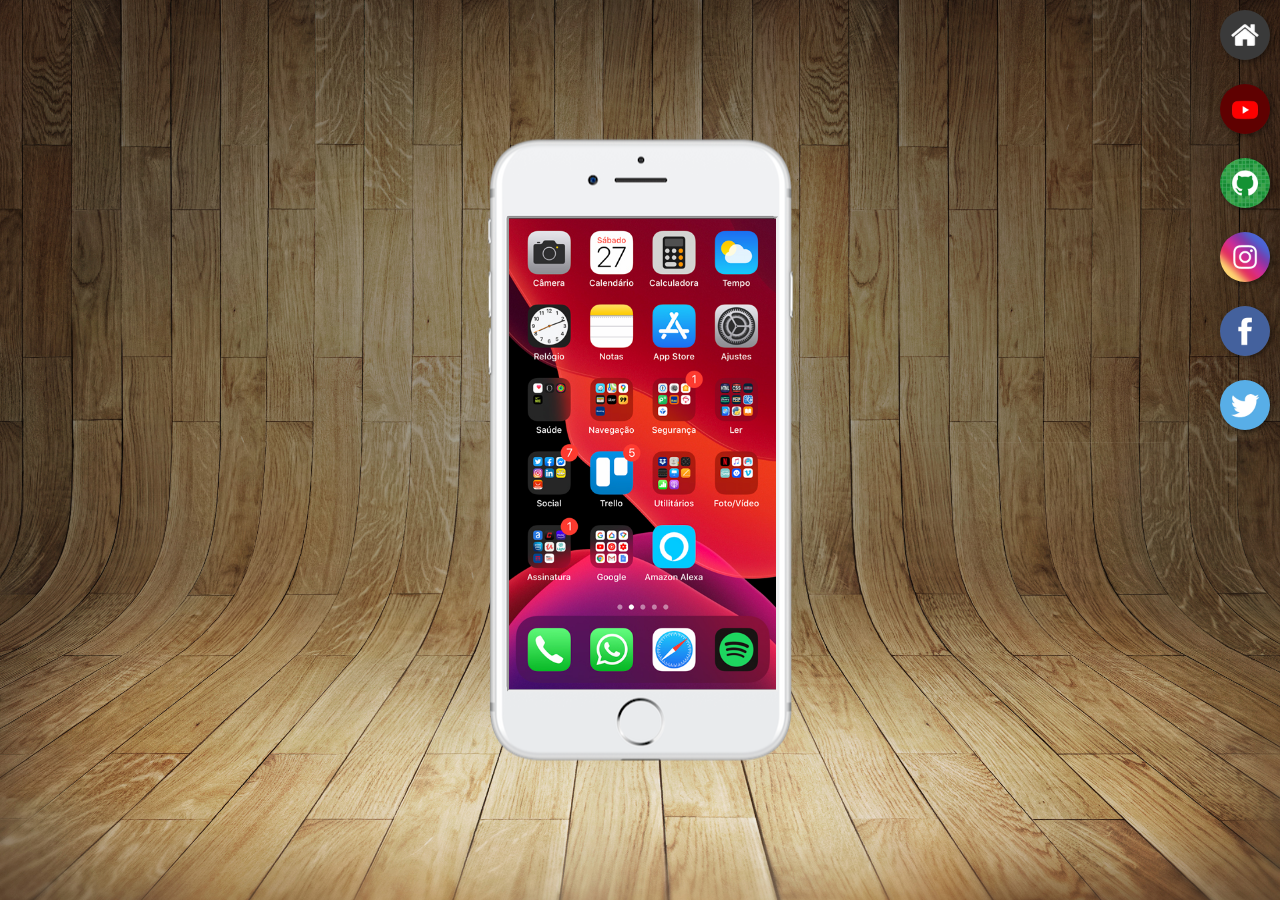
<file: index.html>
<!DOCTYPE html>
<html lang="pt-br">
<head>
    <meta charset="UTF-8">
    <meta name="viewport" content="width=device-width, initial-scale=1.0">
    <title>Projetos Redes Sociais</title>
    <link rel="stylesheet" href="styles/style.css">
    <link rel="shortcut icon" href="favicon.ico" type="image/x-icon">
</head>
<body>
    <main>
        <section id="telefone">
            <iframe src="home.html" name="tela" id="tela"><!--Usado para identificar a section e configurar a tela do cell/ name: criado para --></iframe>

        </section>

        <section id="redes-sociais">

            <a href="home.html" target="tela"><img src="imagens/logo-home.jpg" alt="Home"></a><br>
            <a href="youtube.html" target="tela"><img src="imagens/logo-youtube.jpg" alt="YouTube"></a><br>
            <a href="github.html" target="tela"><img src="imagens/logo-github.jpg" alt="GitHub"></a><br>
            <a href="instagram.html" target="tela"><img src="imagens/logo-instagram.jpg" alt="Instagram"></a><br>
            <a href="facebook.html" target="tela"><img src="imagens/logo-facebook.jpg" alt="Facebook"></a><br>
            <a href="twitter.html" target="tela"><img src="imagens/logo-twitter.jpg" alt="Twitter"></a><br>


        </section>
    </main>
    
</body>
</html>
</file>
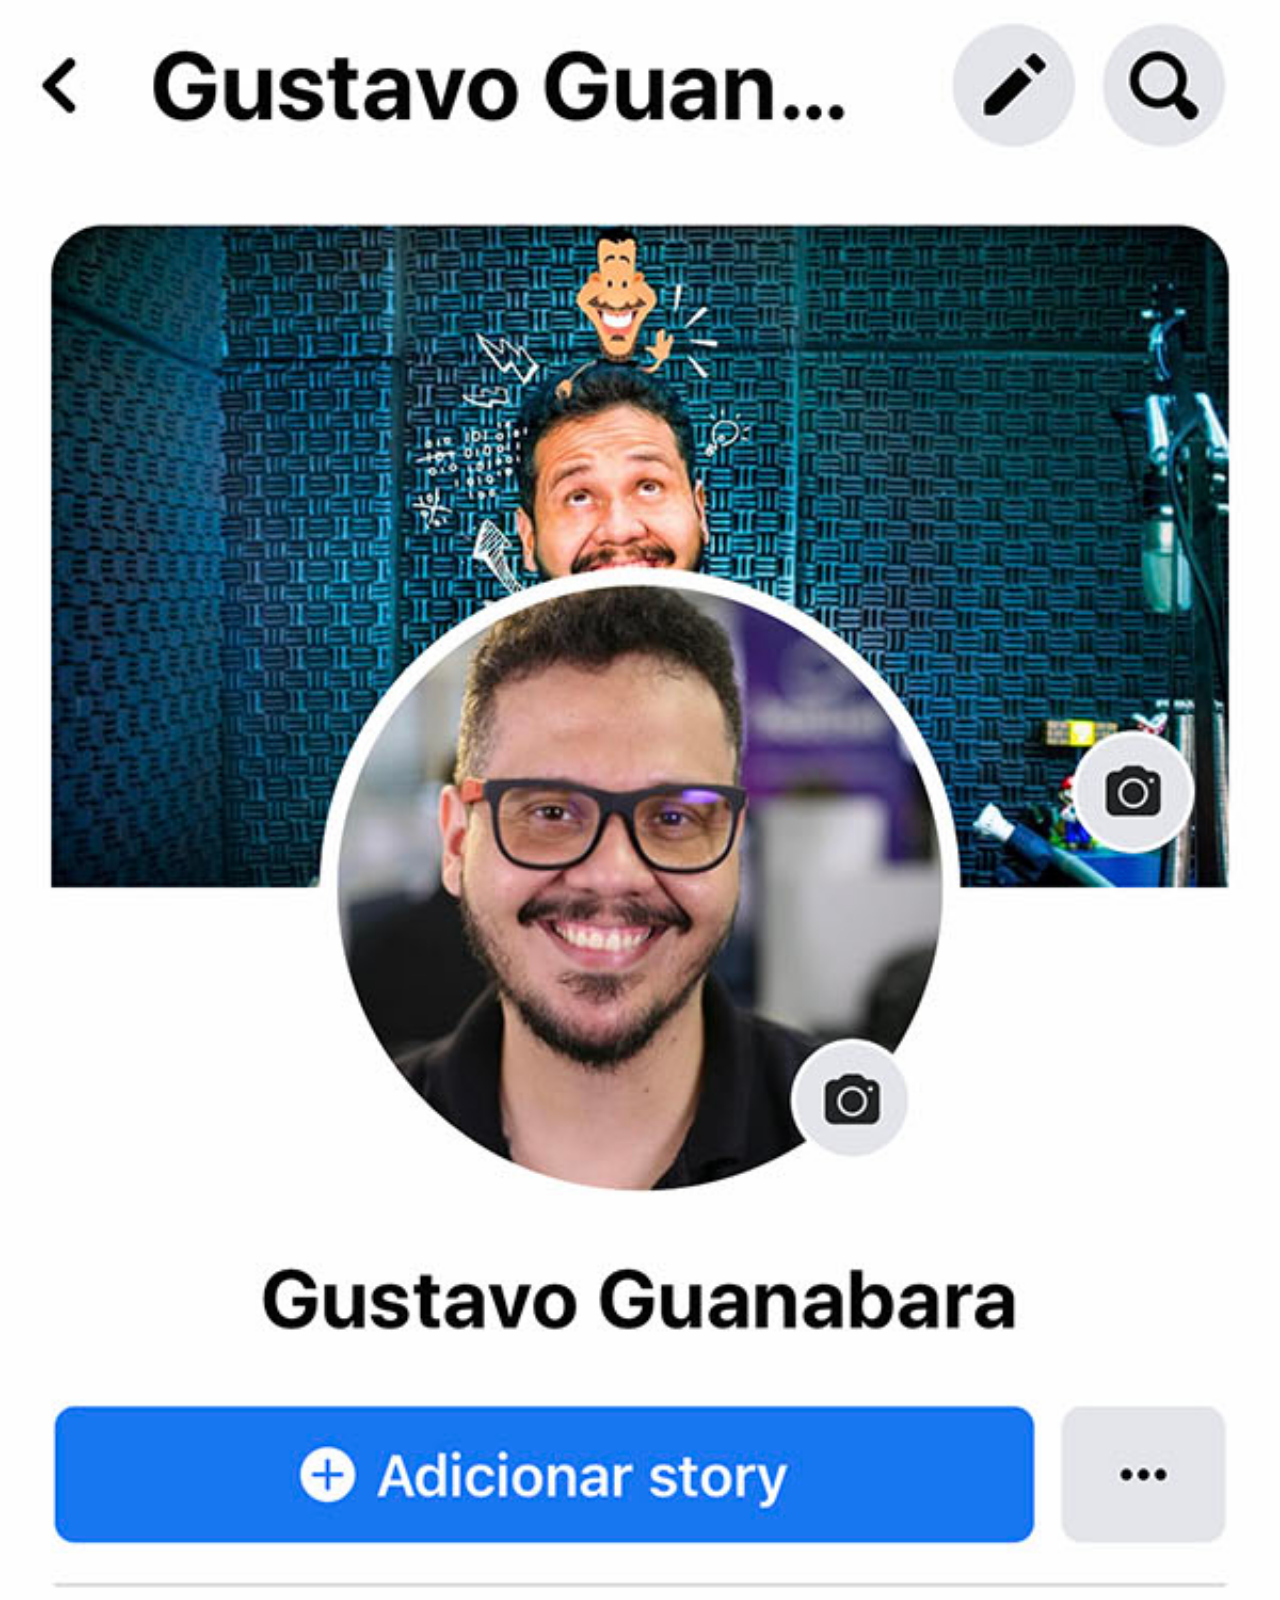
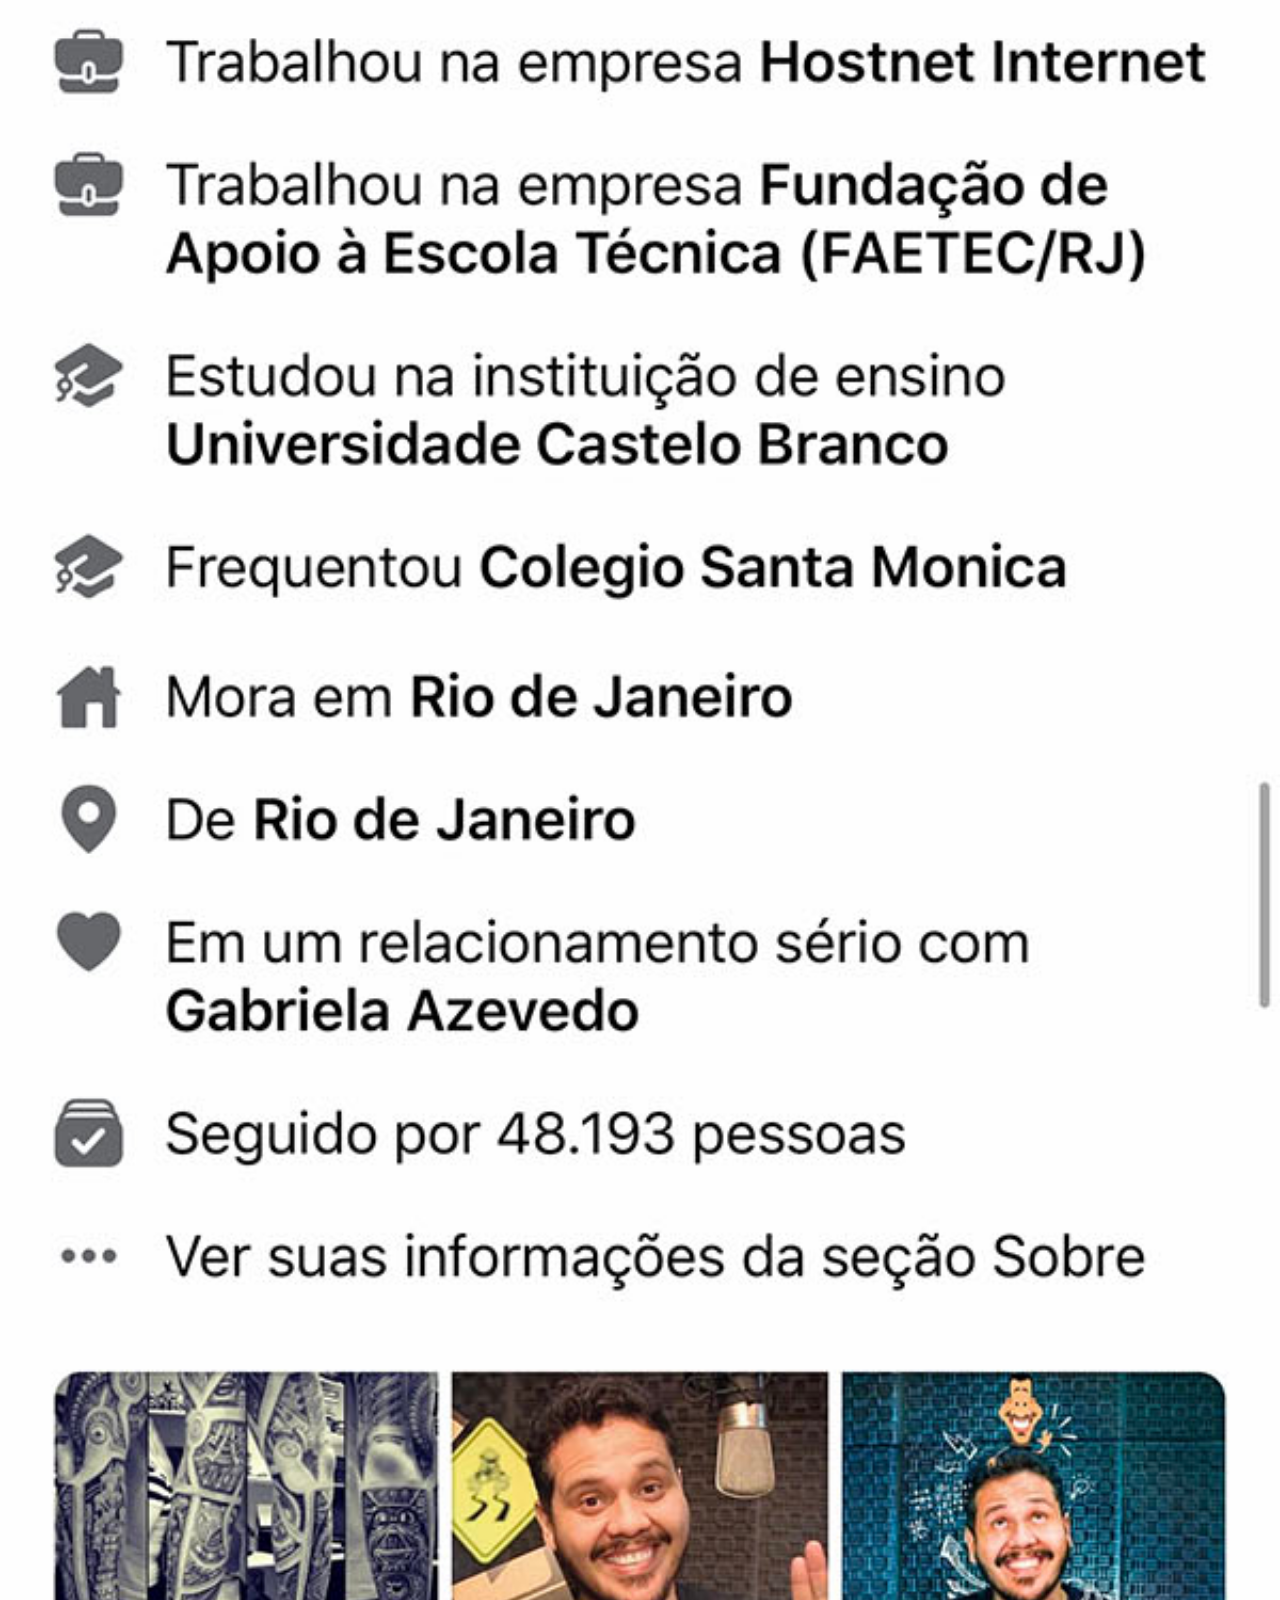
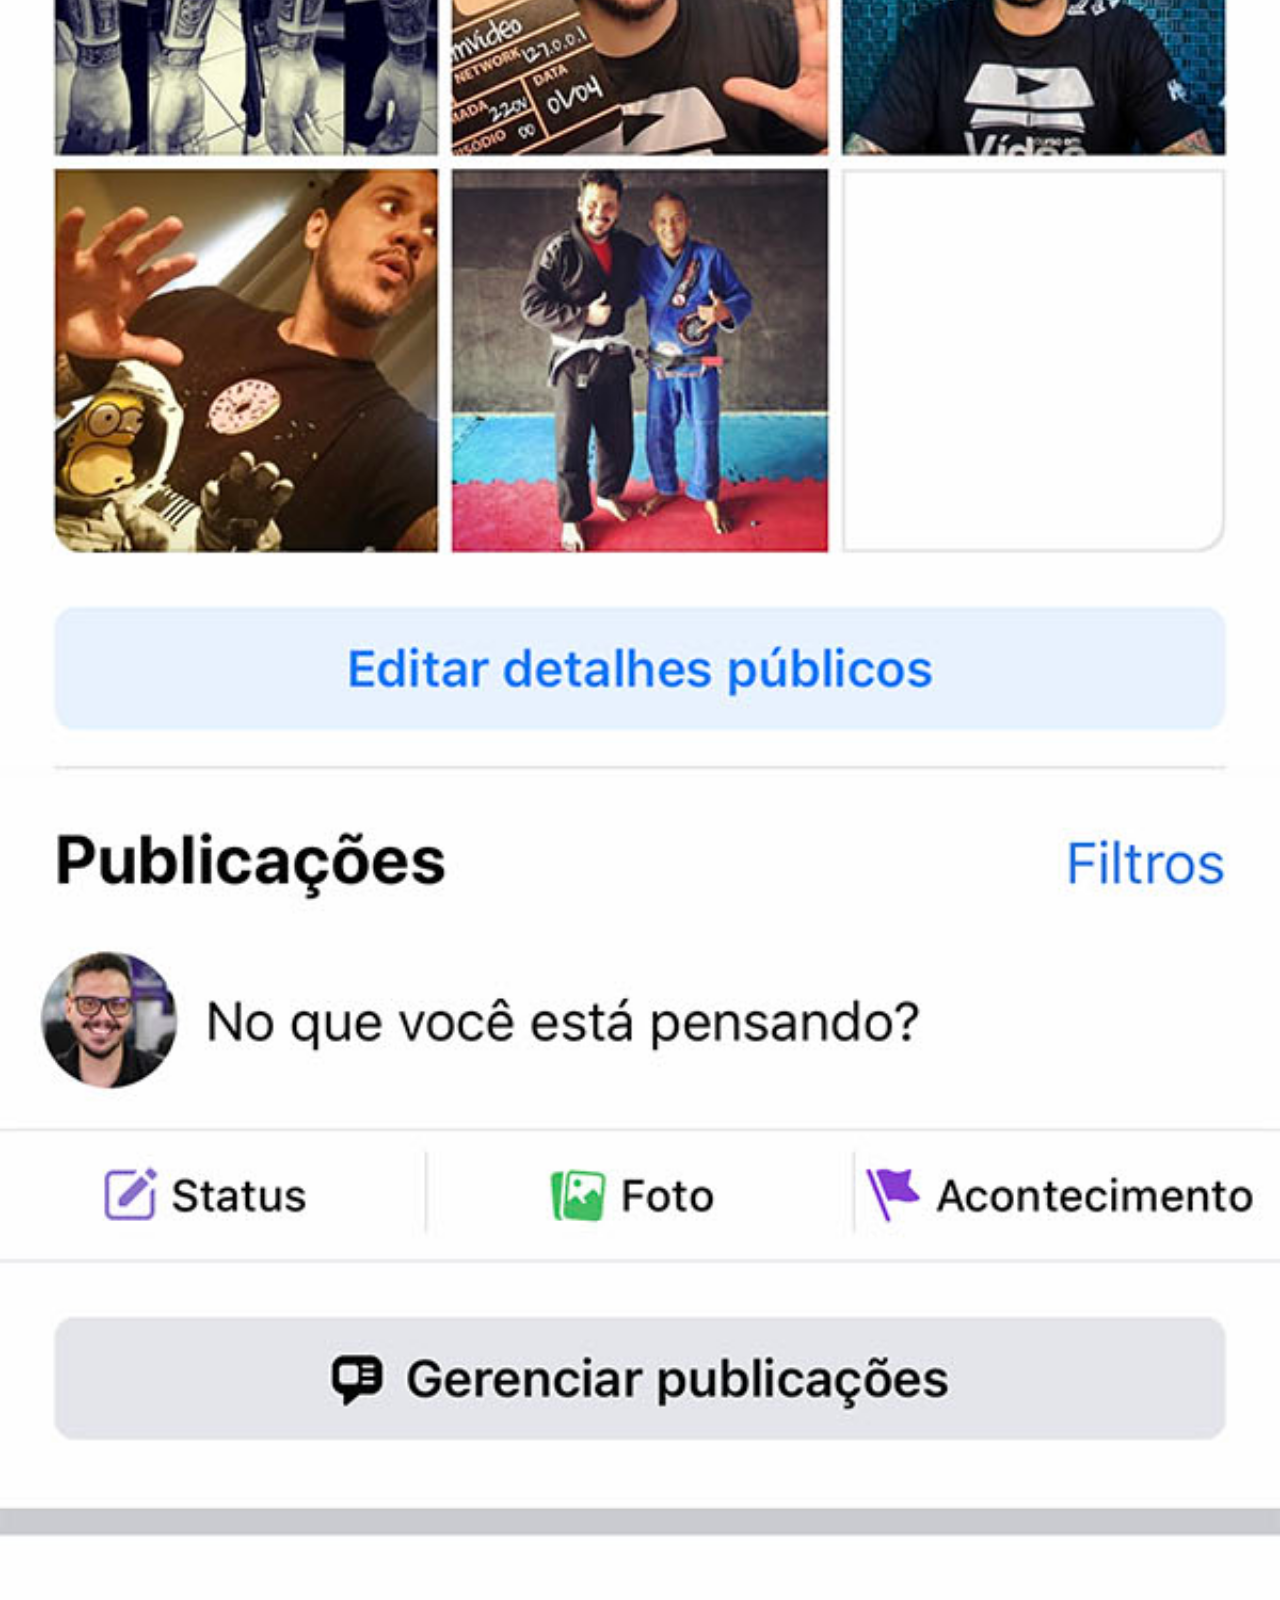
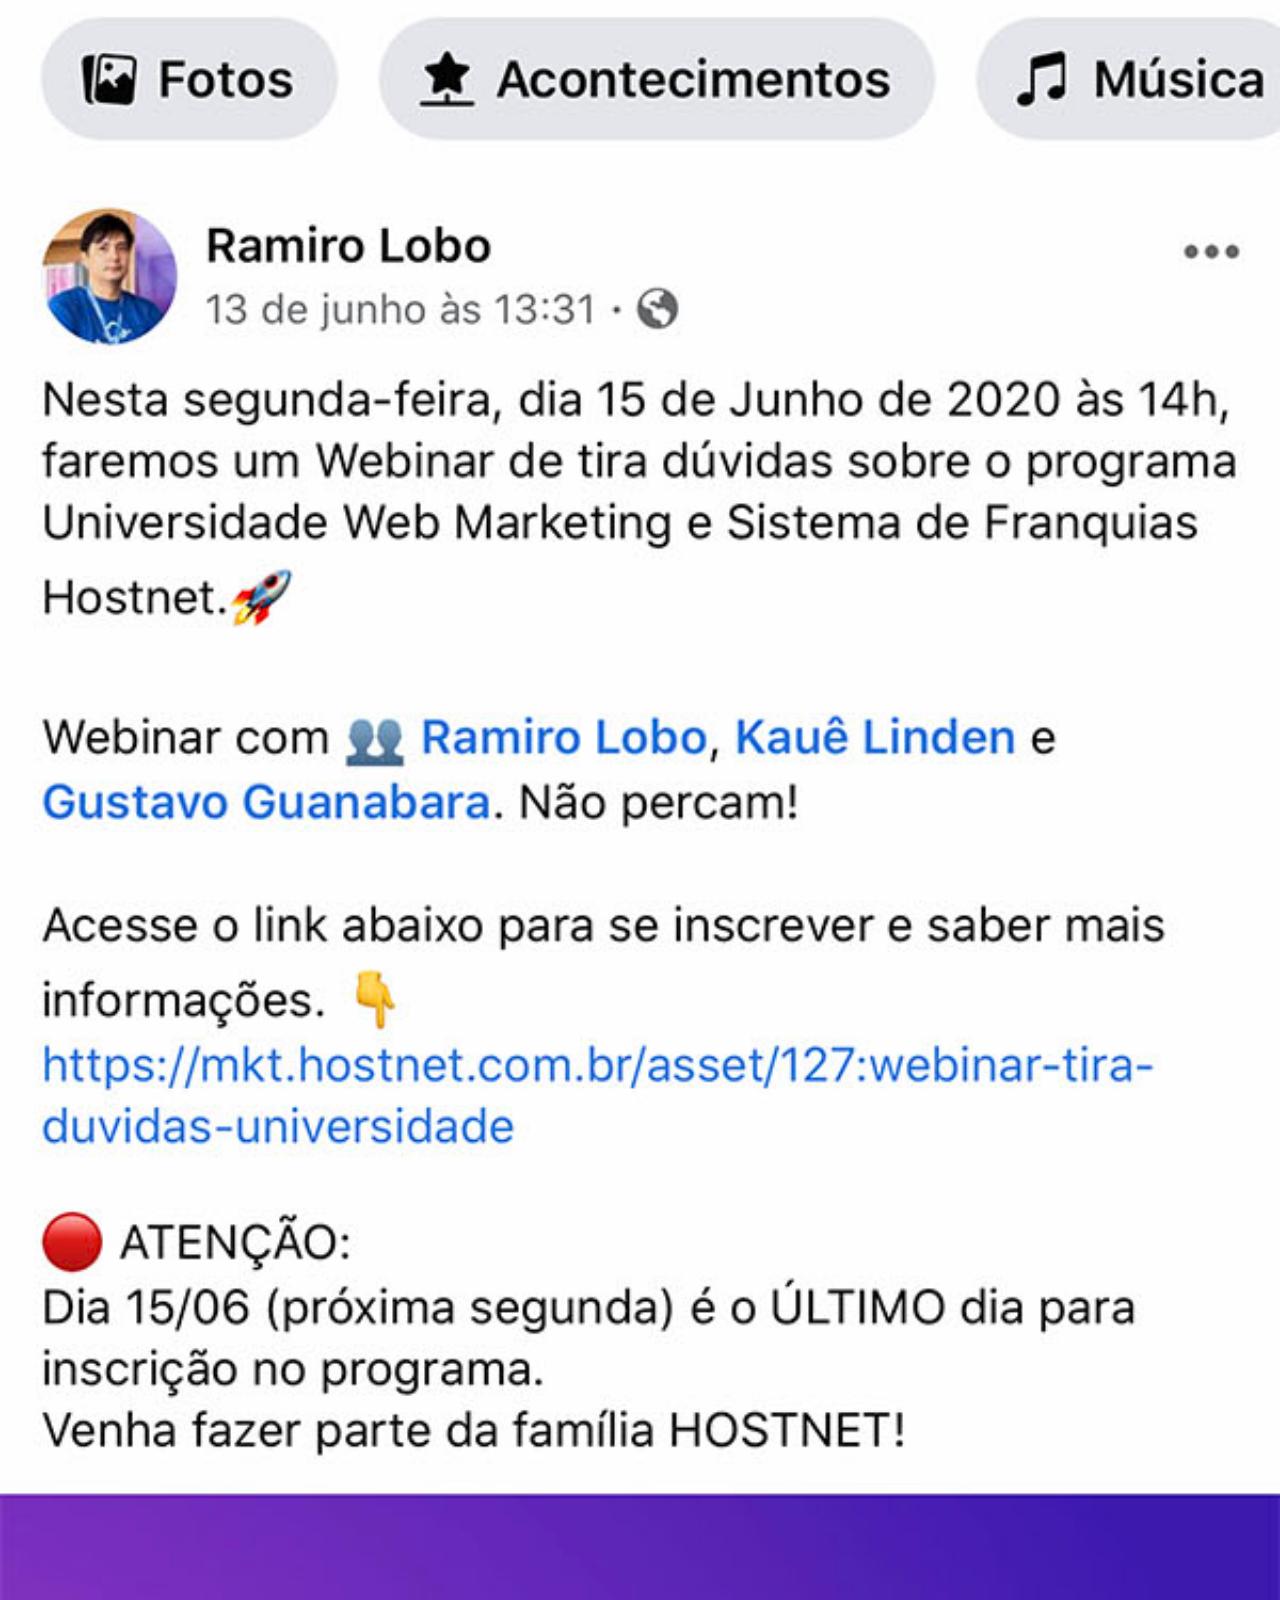
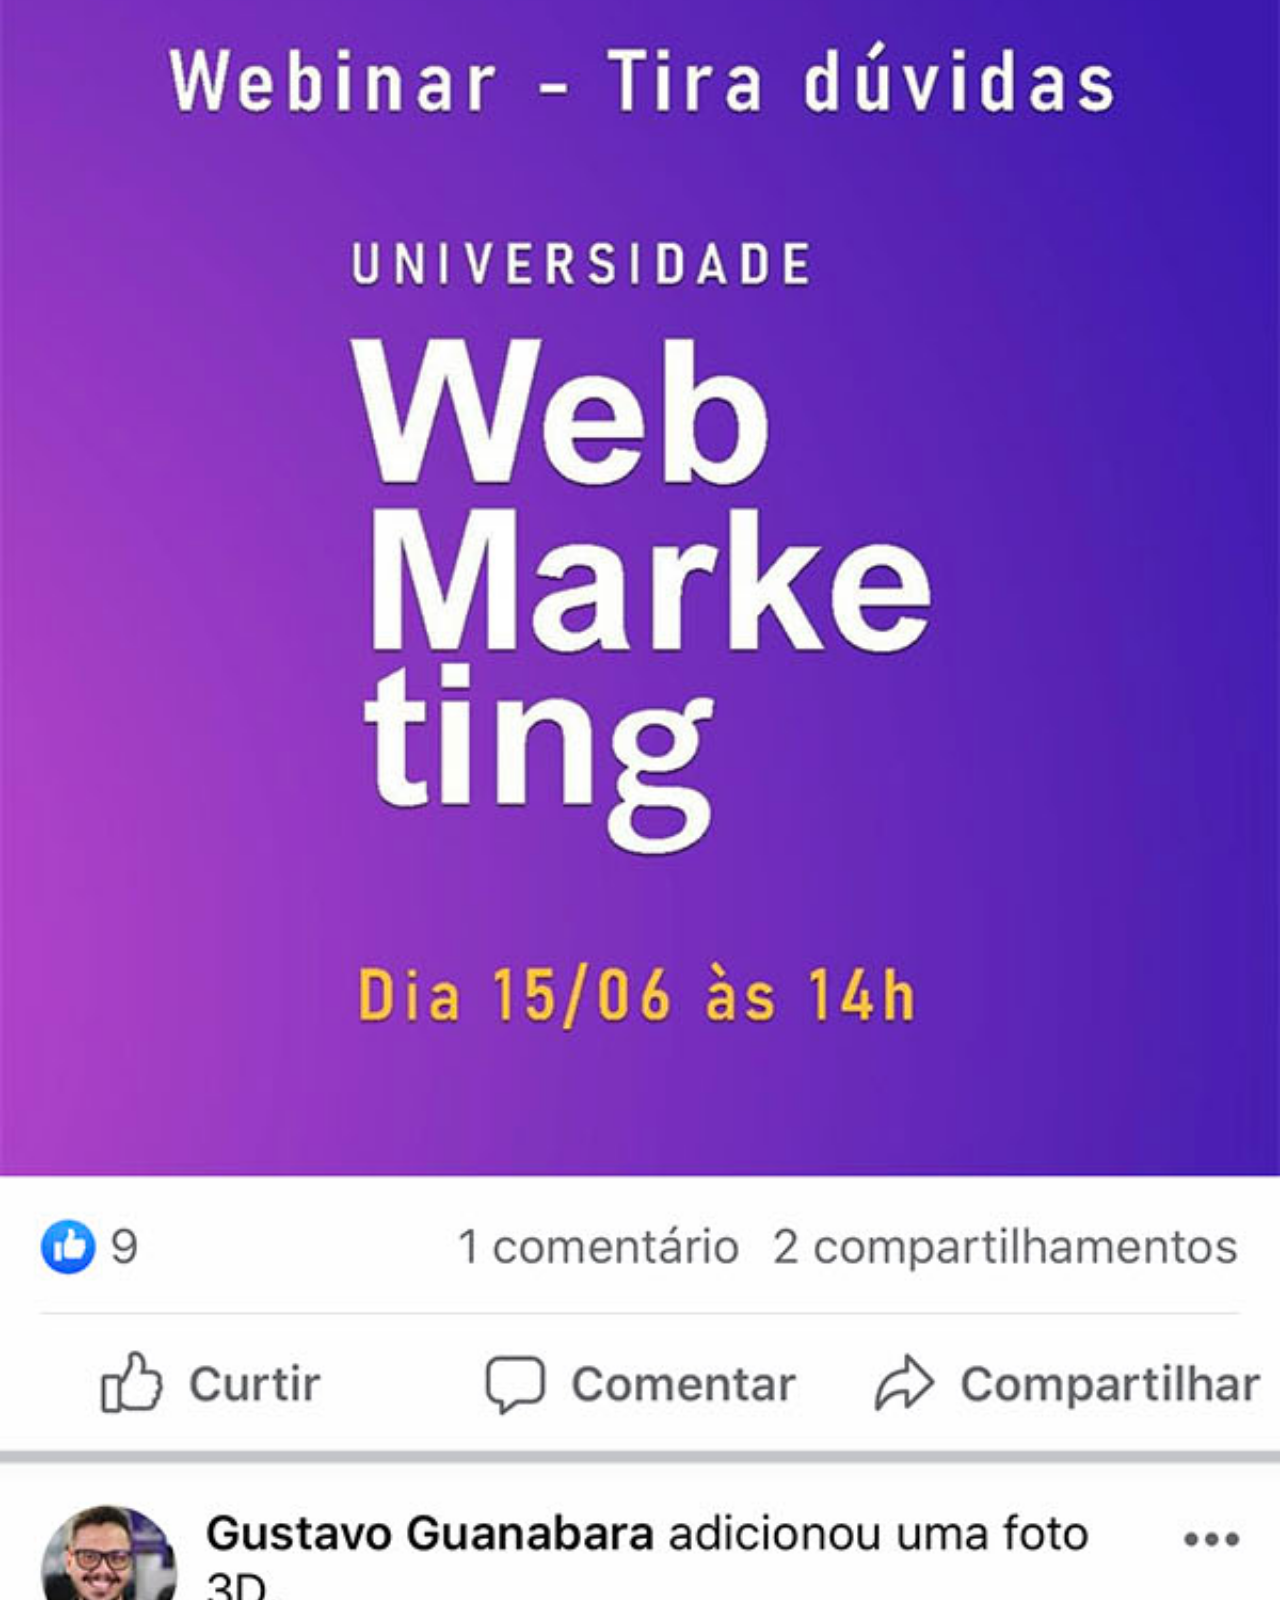
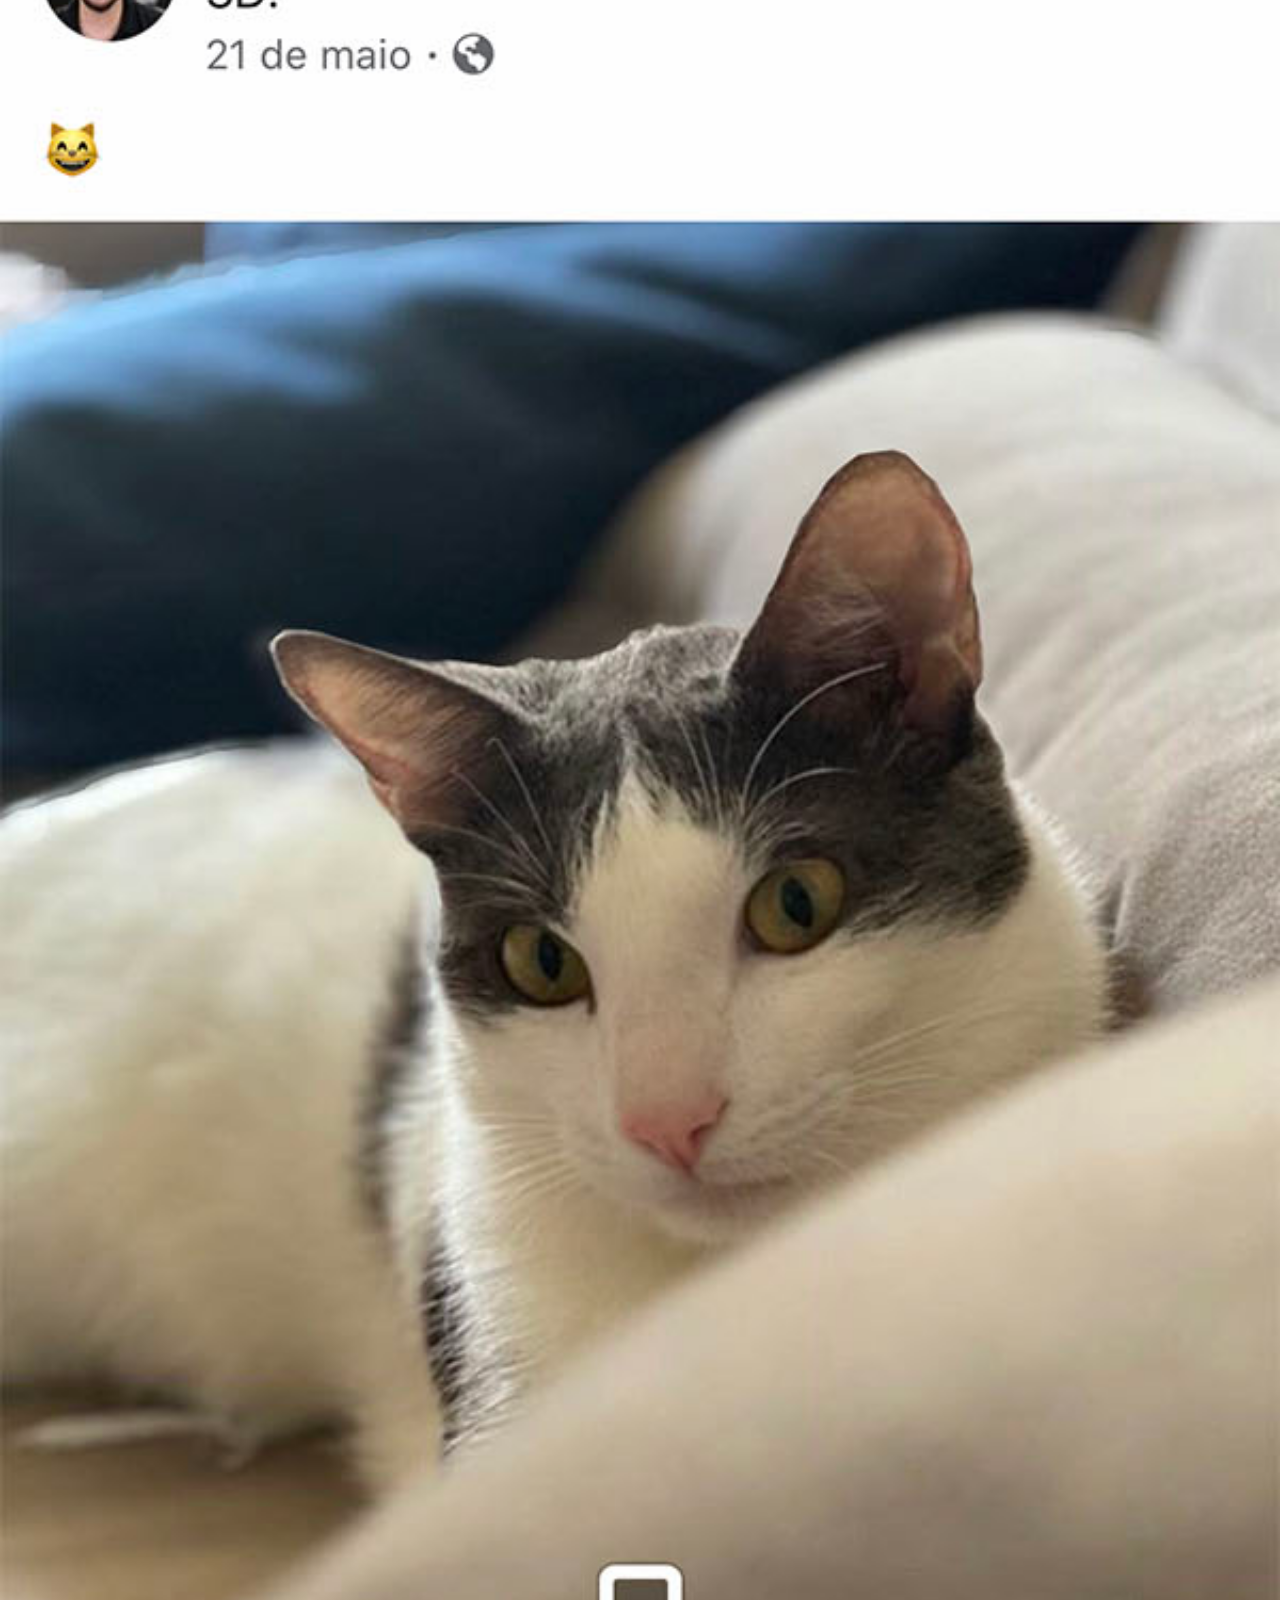
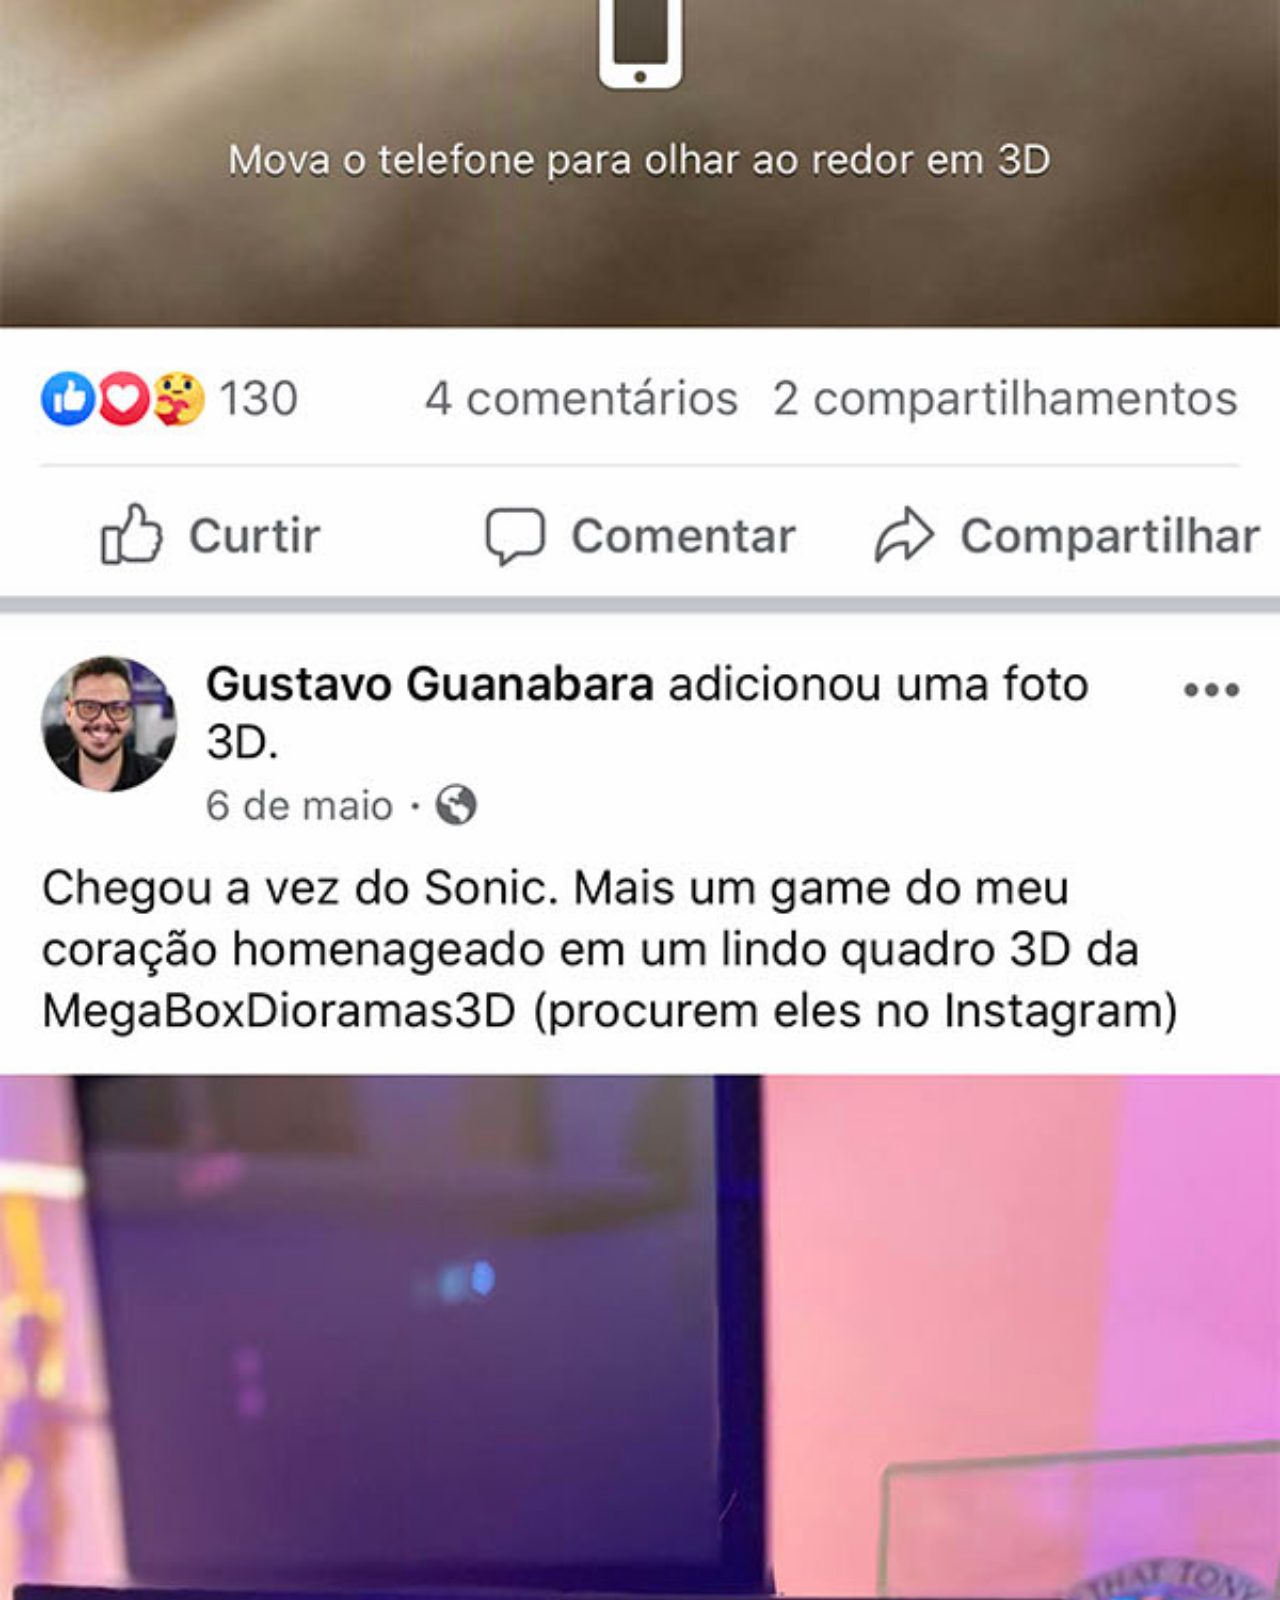
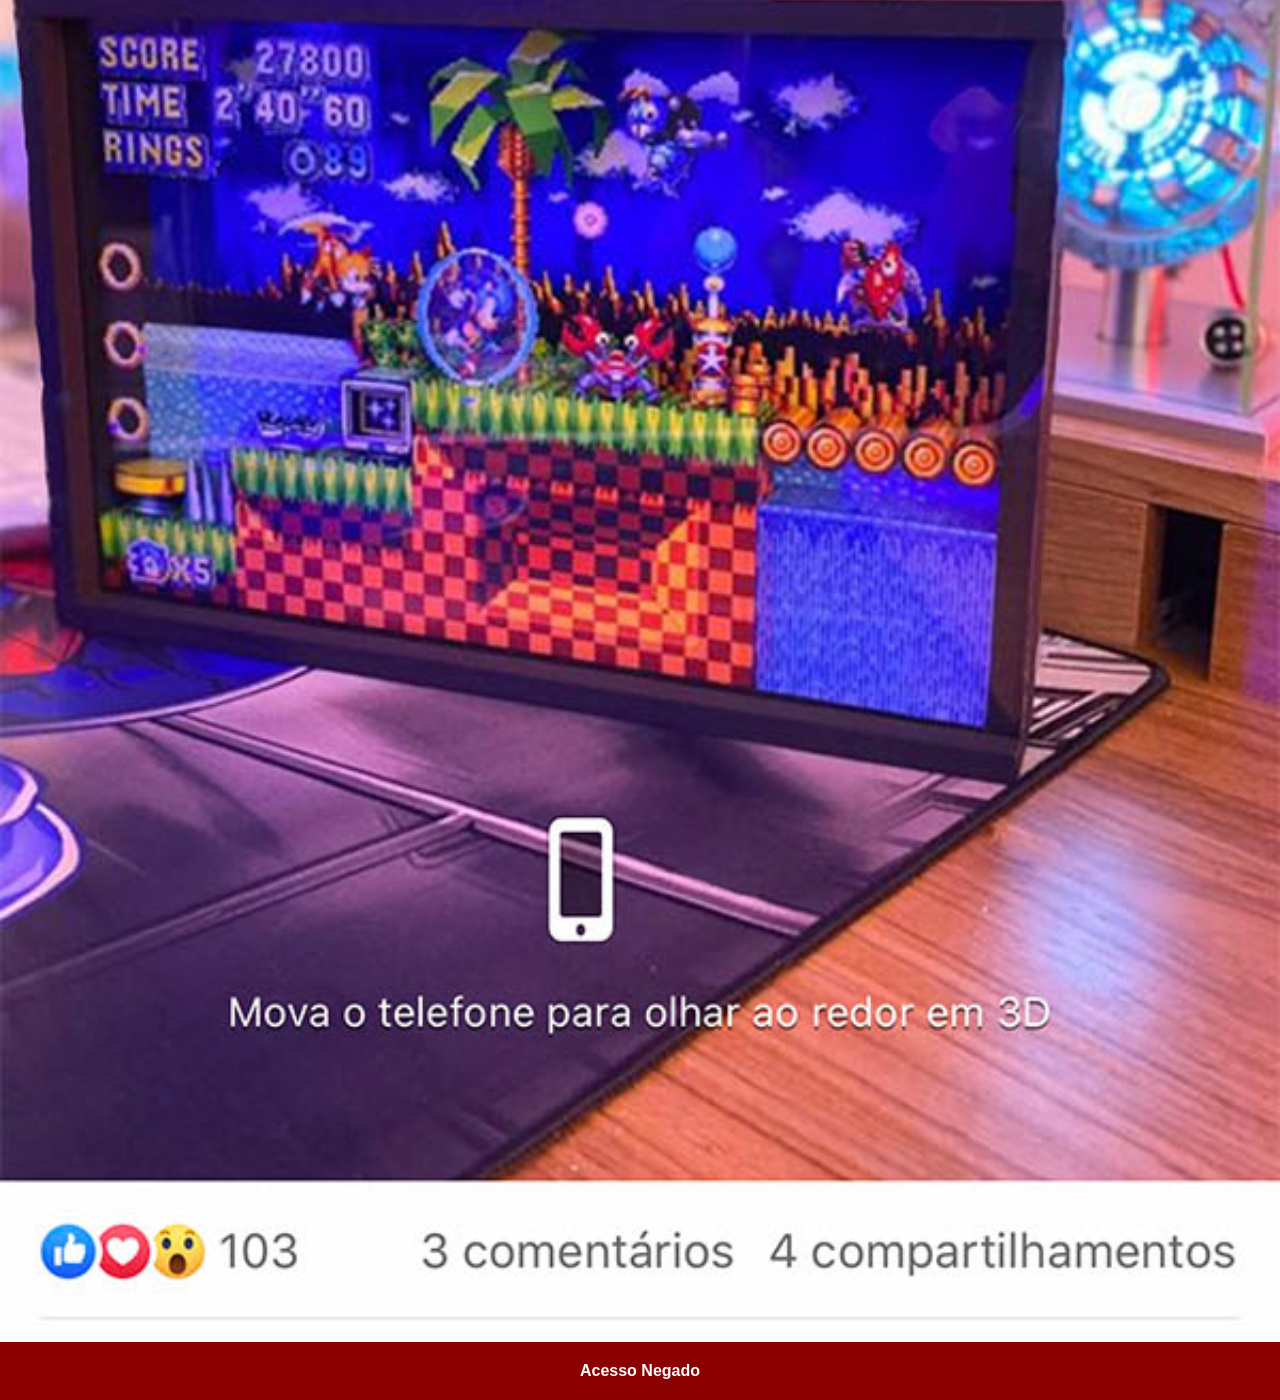
<file: facebook.html>
<!DOCTYPE html>
<html lang="pt-br">
<head>
    <meta charset="UTF-8">
    <meta name="viewport" content="width=device-width, initial-scale=1.0">
    <title>Facebook</title>
    <link rel="stylesheet" href="styles/social.css">
</head>
<body>
    <img src="imagens/tela-facebook.jpg" alt="Facebook">
    <a href="#">Acesso Negado</a>
    
</body>
</html>
</file>
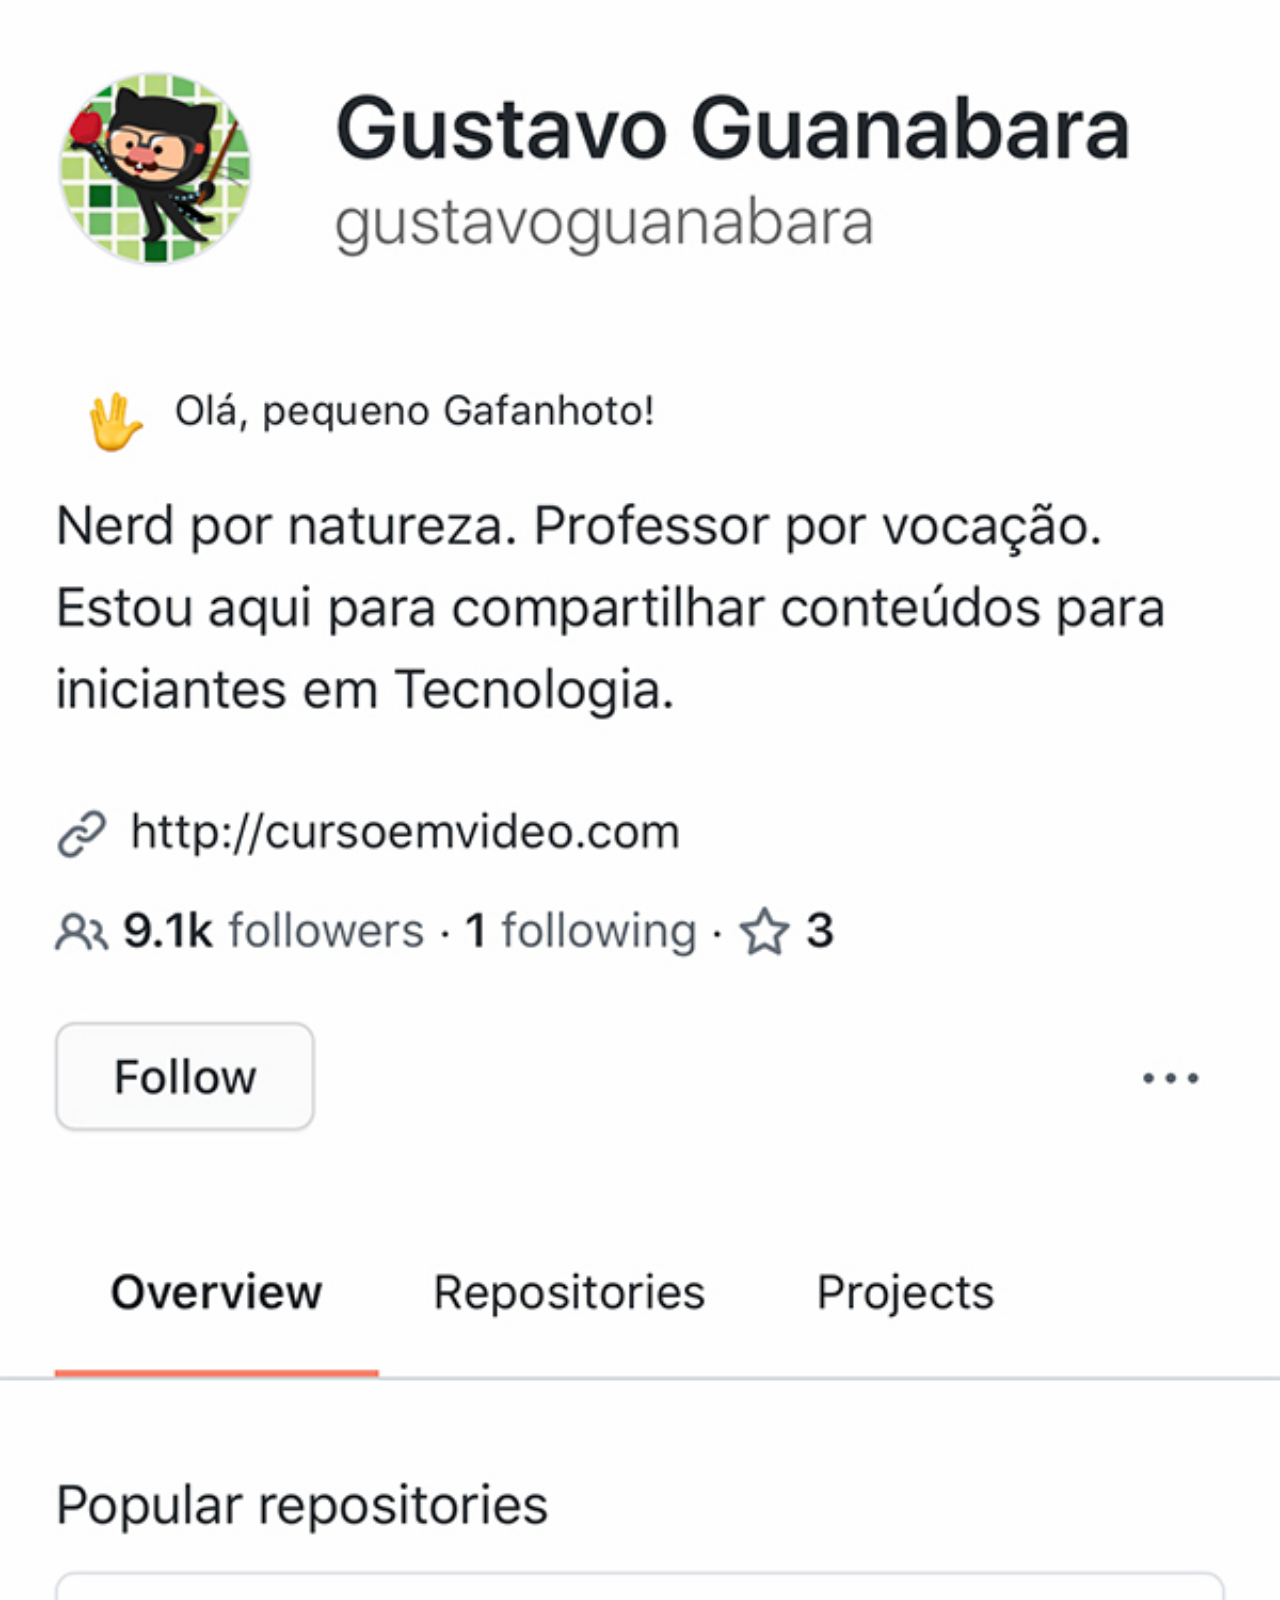
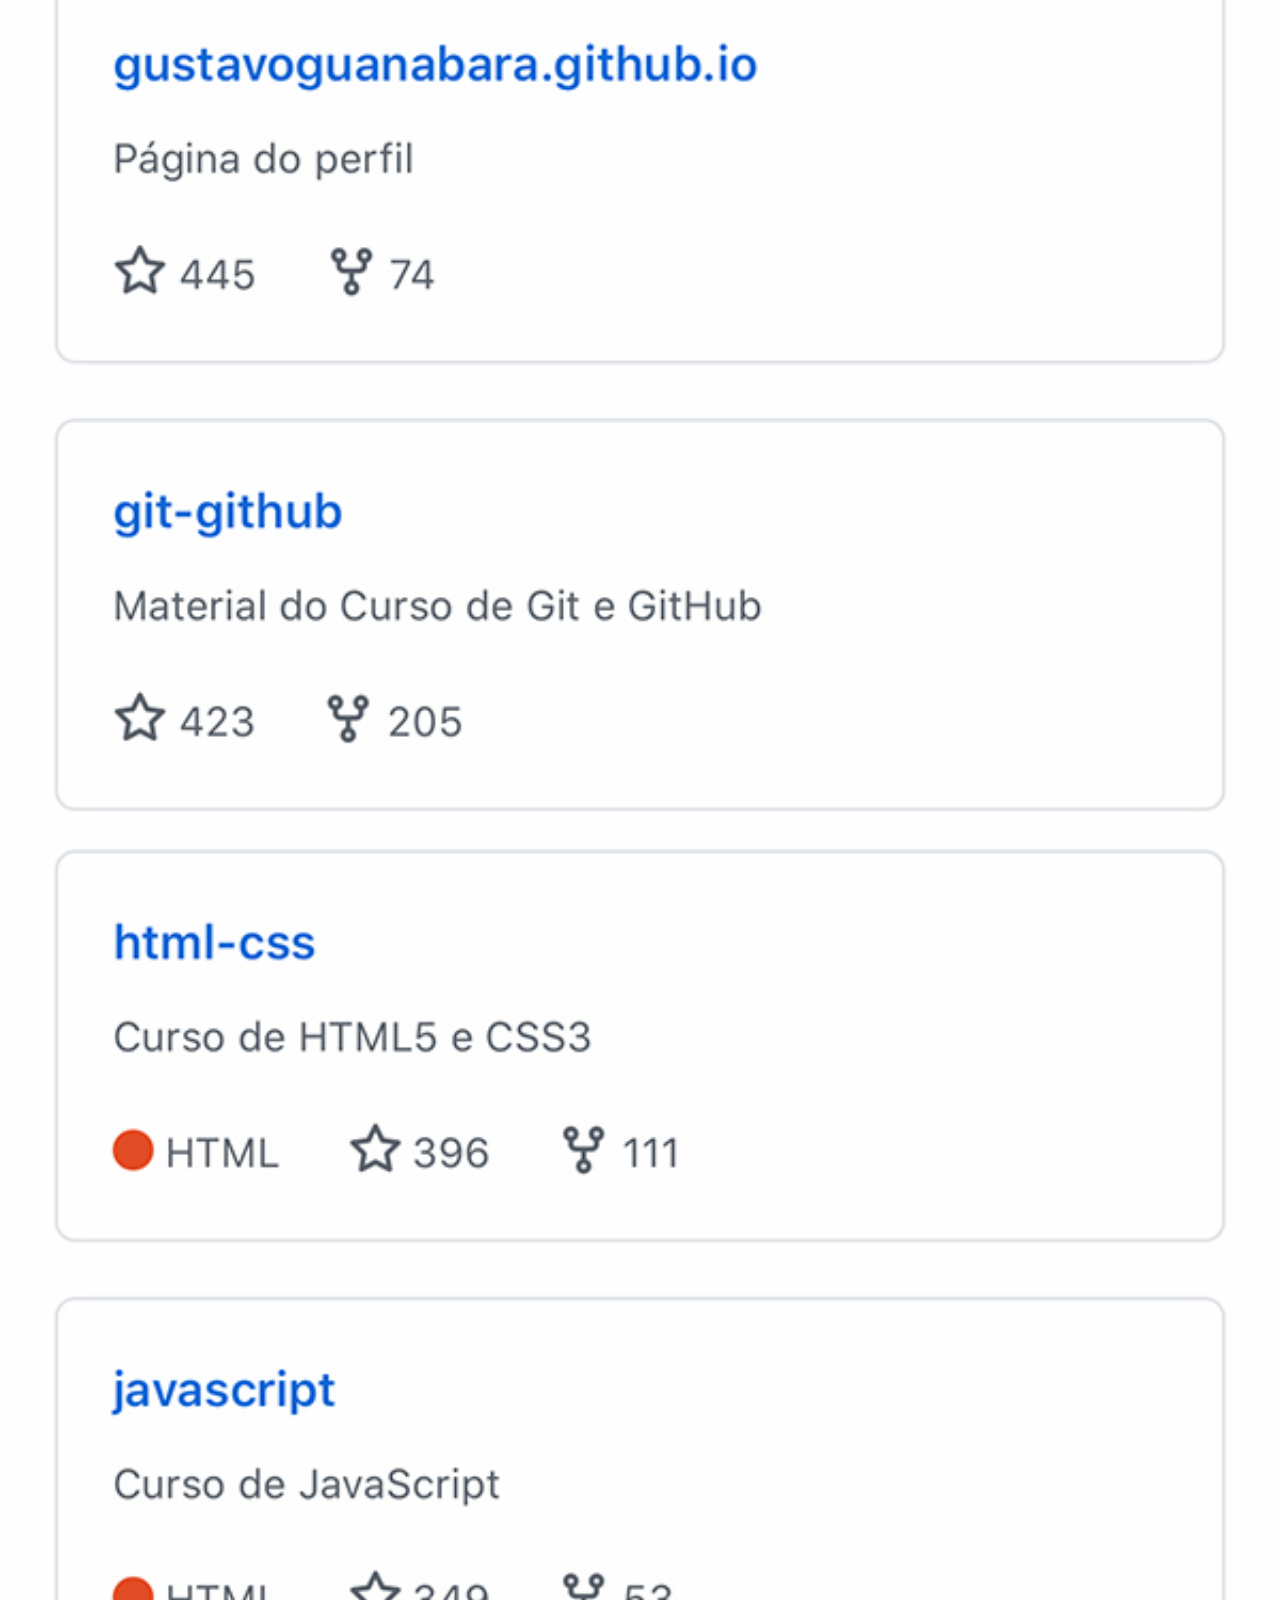
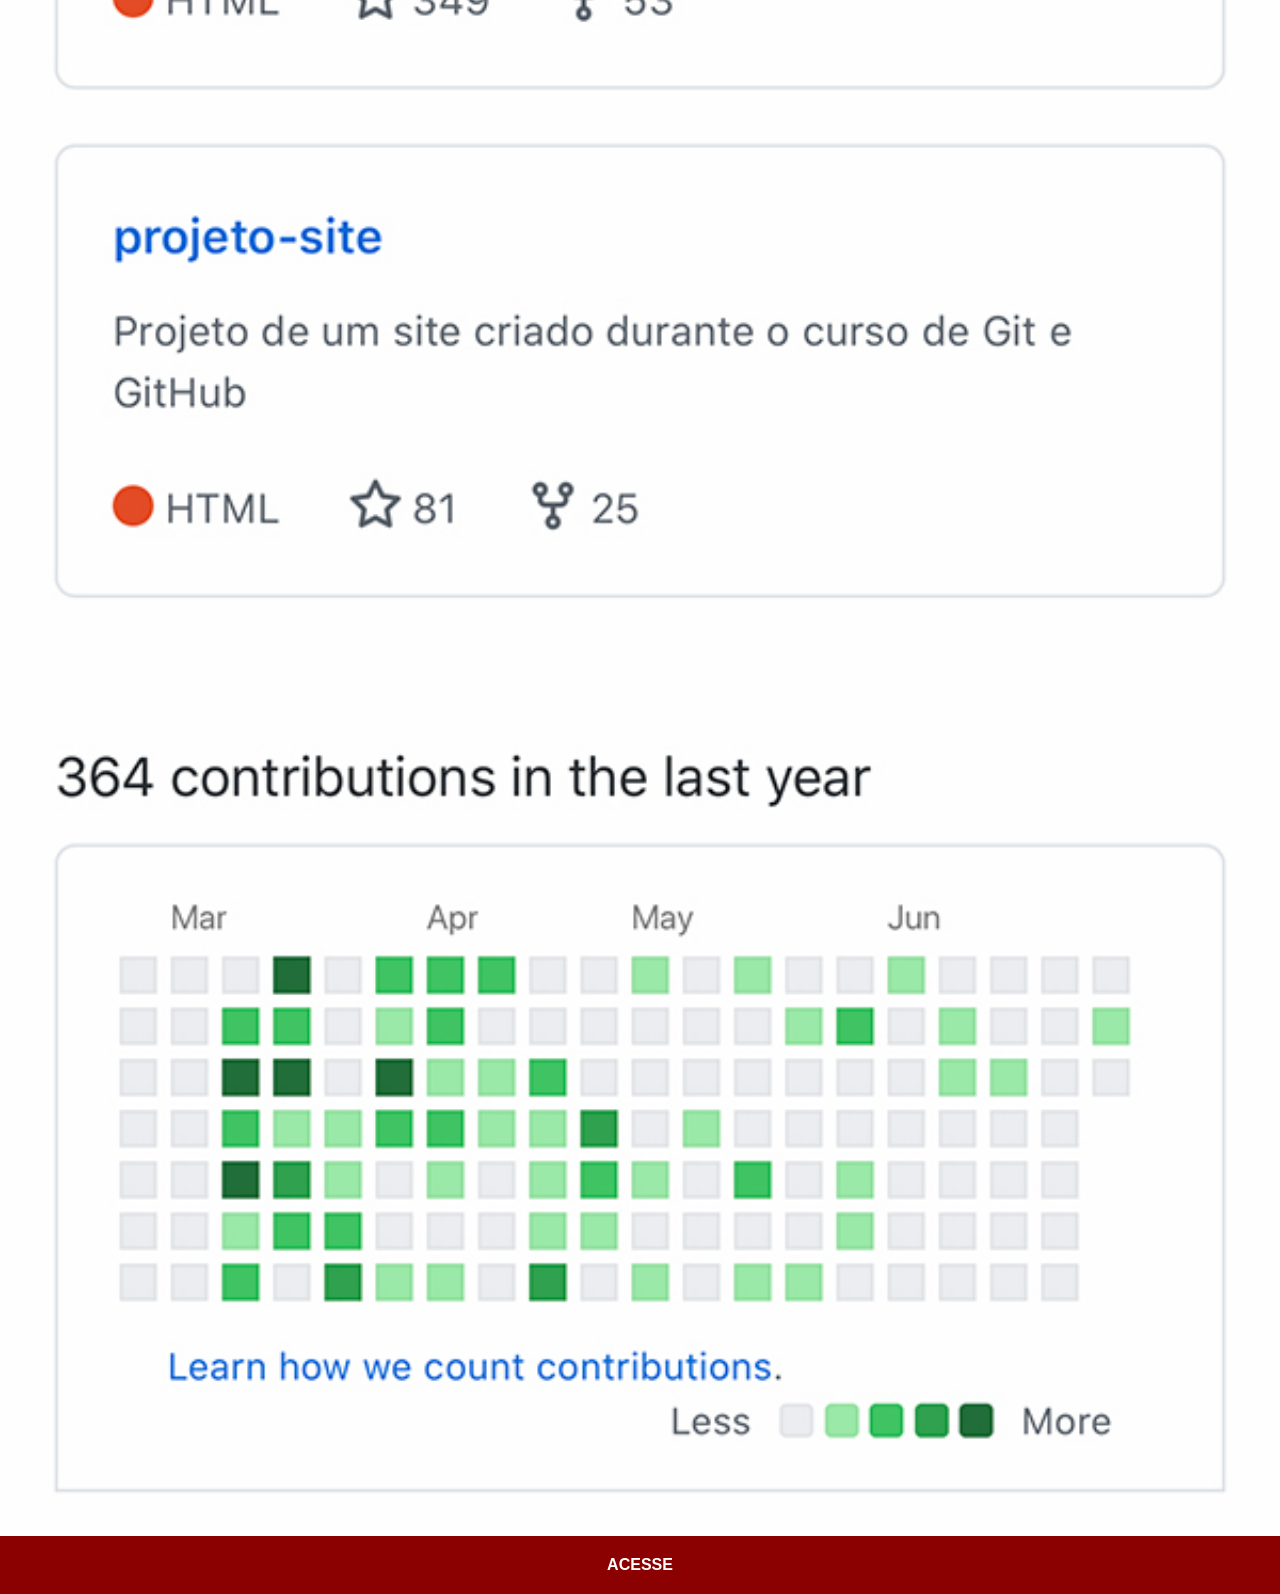
<file: github.html>
<!DOCTYPE html>
<html lang="pt-br">
<head>
    <meta charset="UTF-8">
    <meta name="viewport" content="width=device-width, initial-scale=1.0">
    <title>GitHub</title>
    <link rel="stylesheet" href="styles/social.css">
    
</head>
<body>
    <img src="imagens/tela-github.jpg" alt="GitHub">
    <a href="https://github.com/ruanvieira287" target="_blank">ACESSE</a>
    
</body>
</html>
</file>
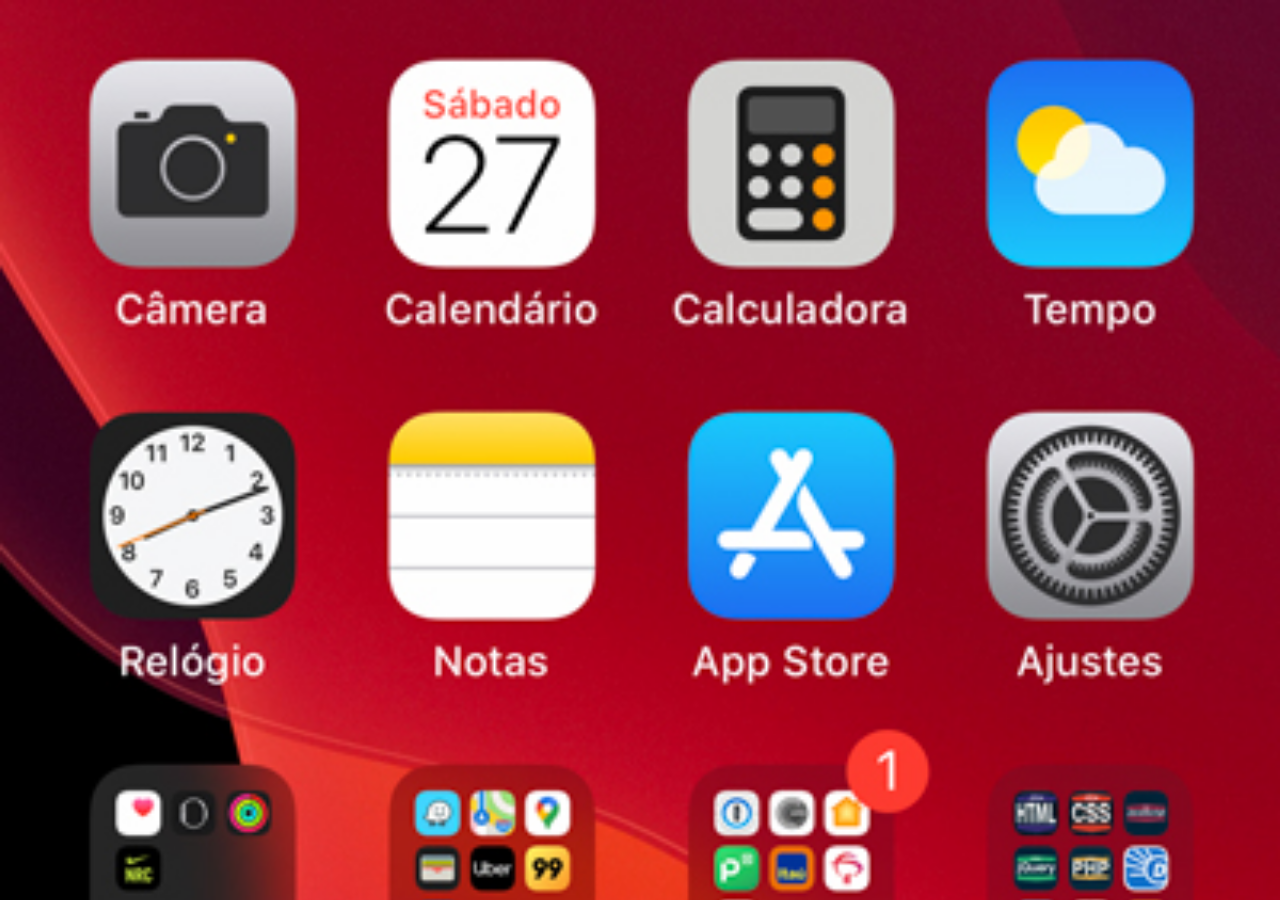
<file: home.html>
<!DOCTYPE html>
<html lang="pt-br">
<head>
    <meta charset="UTF-8">
    <meta name="viewport" content="width=device-width, initial-scale=1.0">
    <title>Home</title>
</head>
<style>
        *{
            margin: 0px;
            padding: 0px;
        }

        body{
            height: 100vh;
            width: 100vw;
            background: black url('imagens/tela-home.jpg') no-repeat top center;
            background-size: cover;
            
        }
    </style>
<body>
    
</body>
</html>
</file>
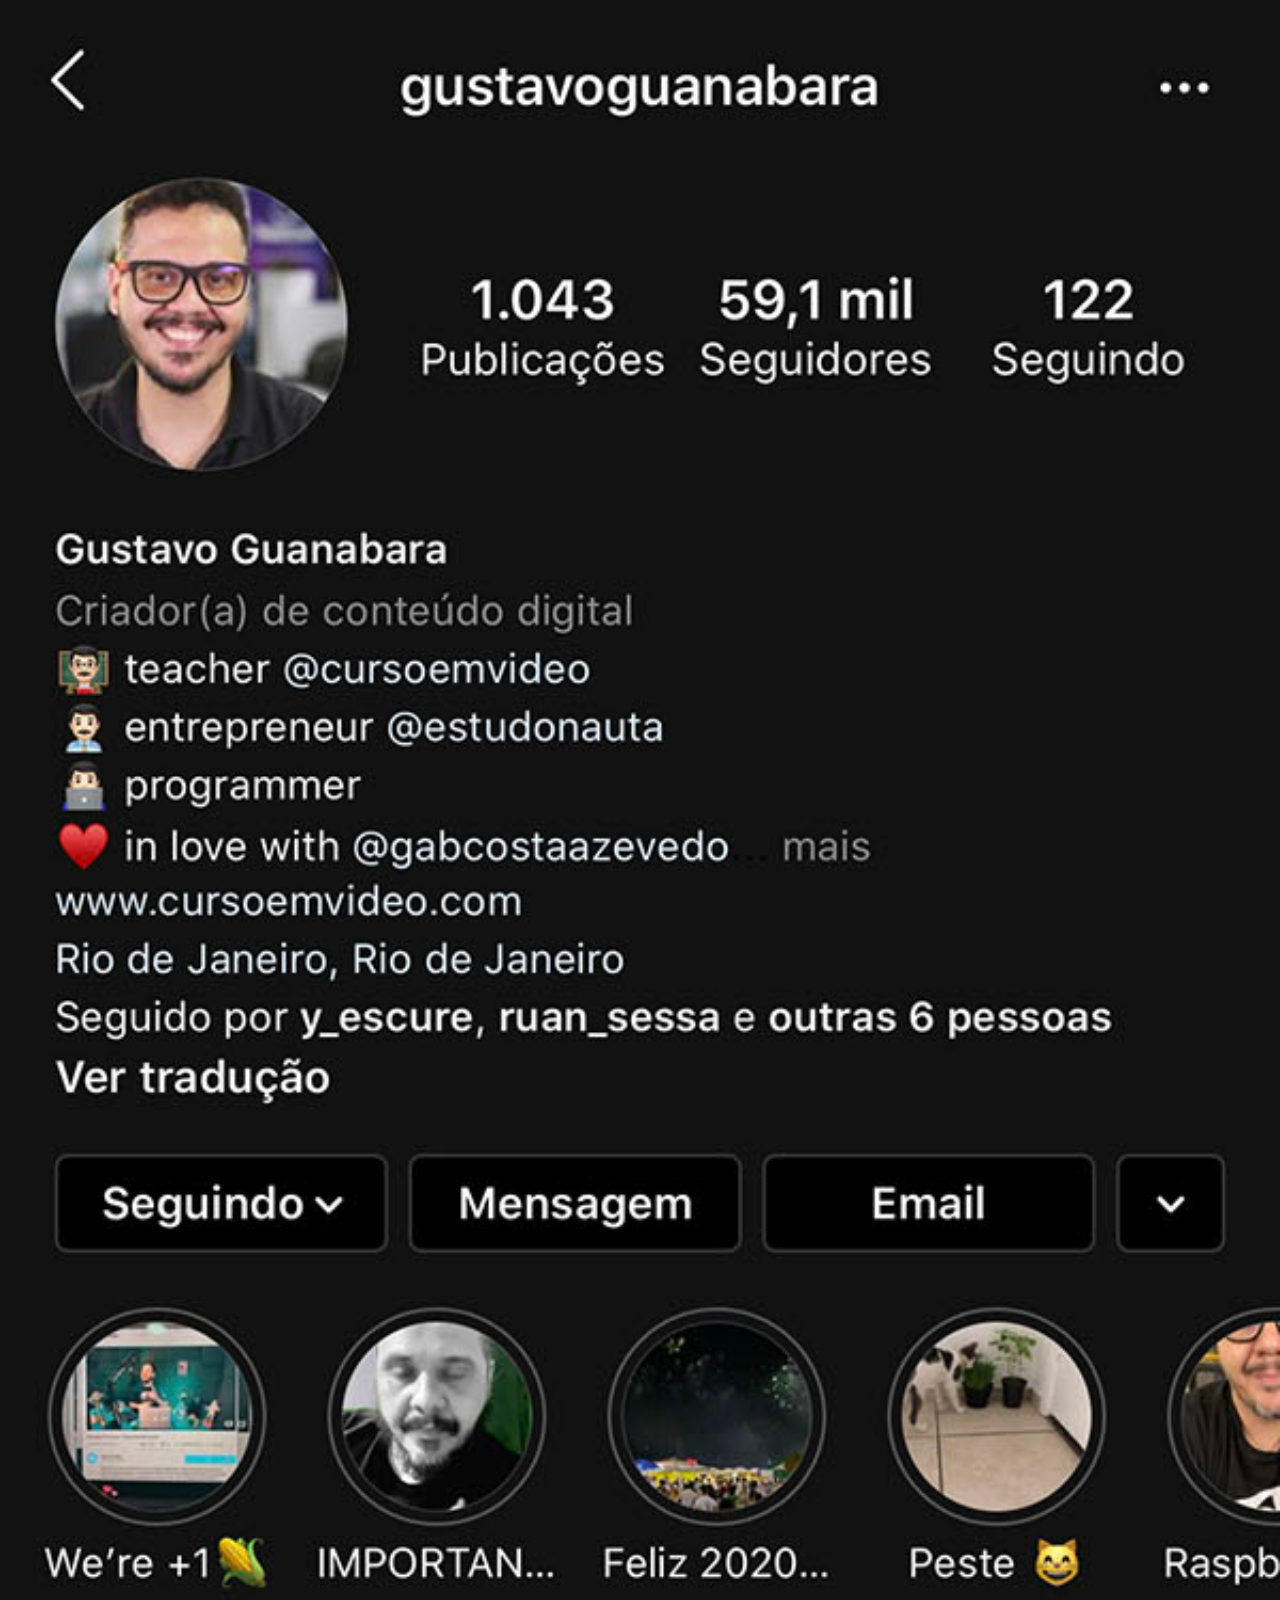
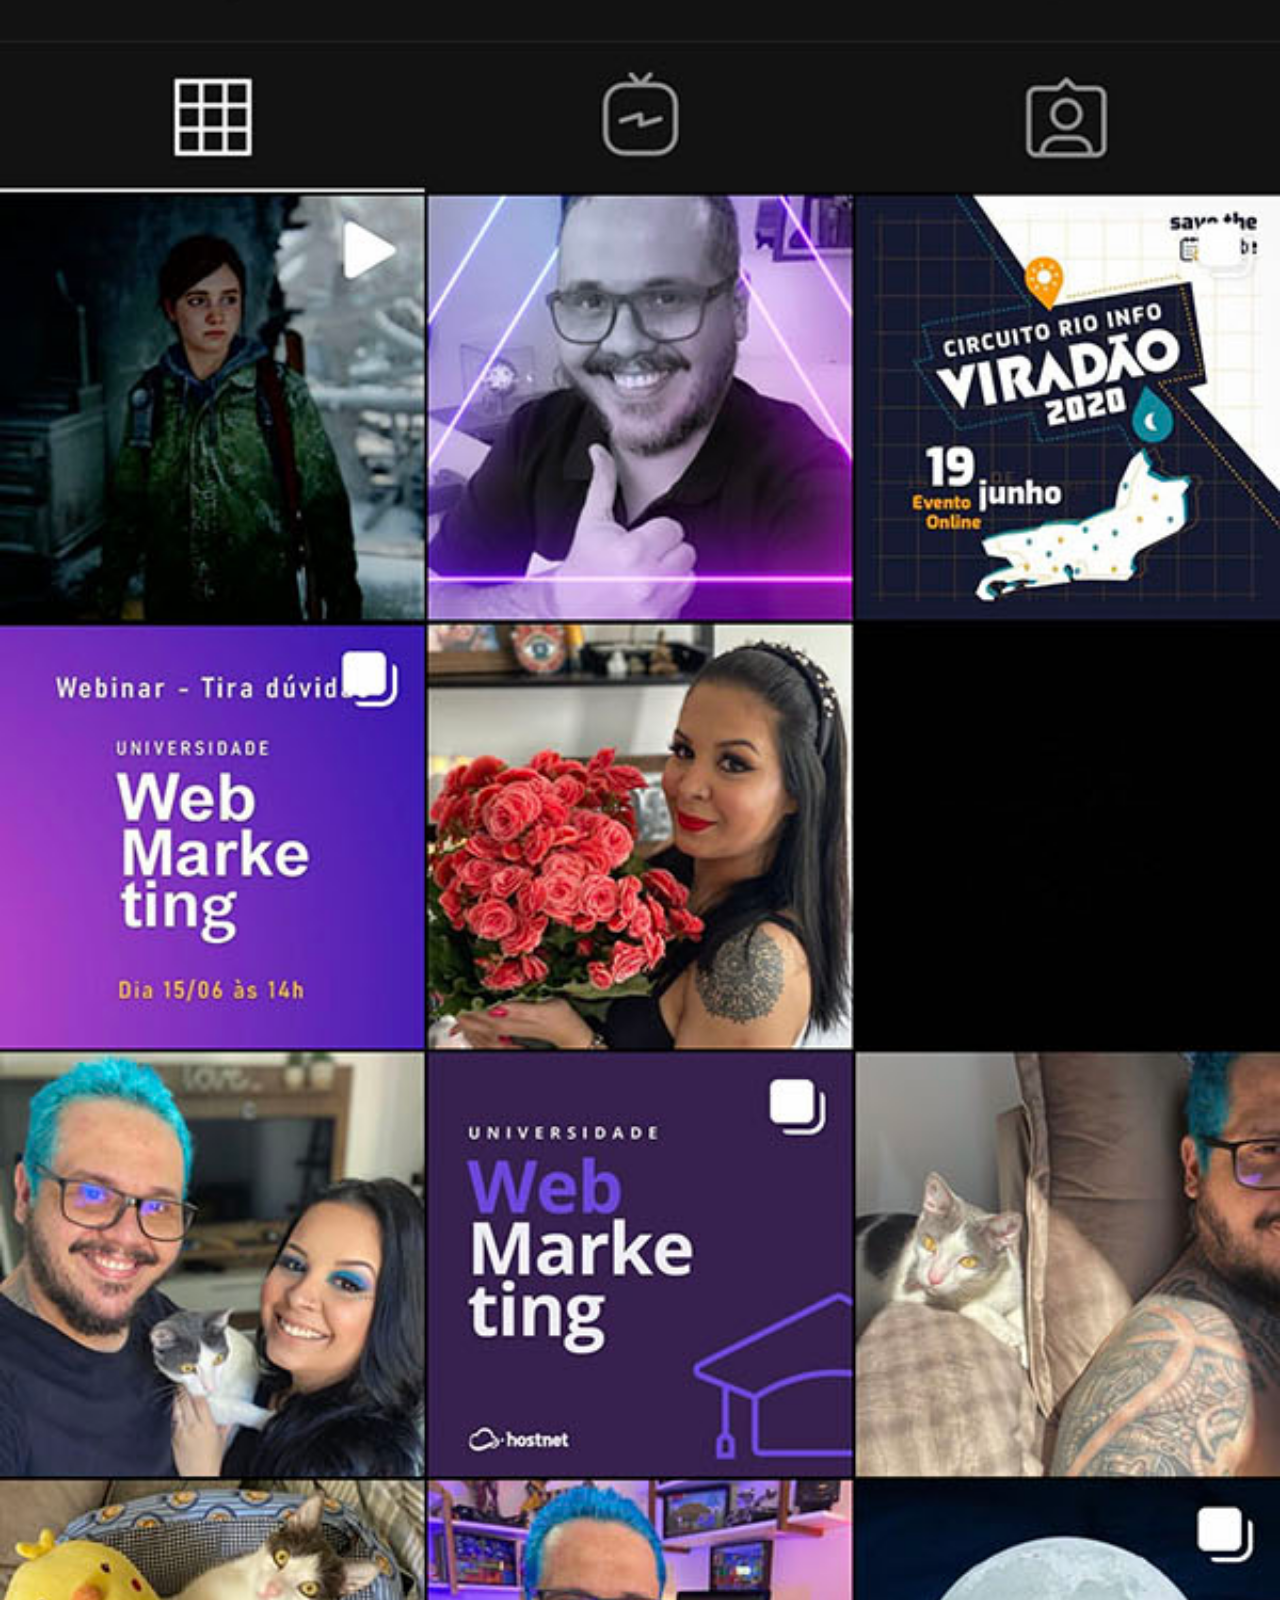
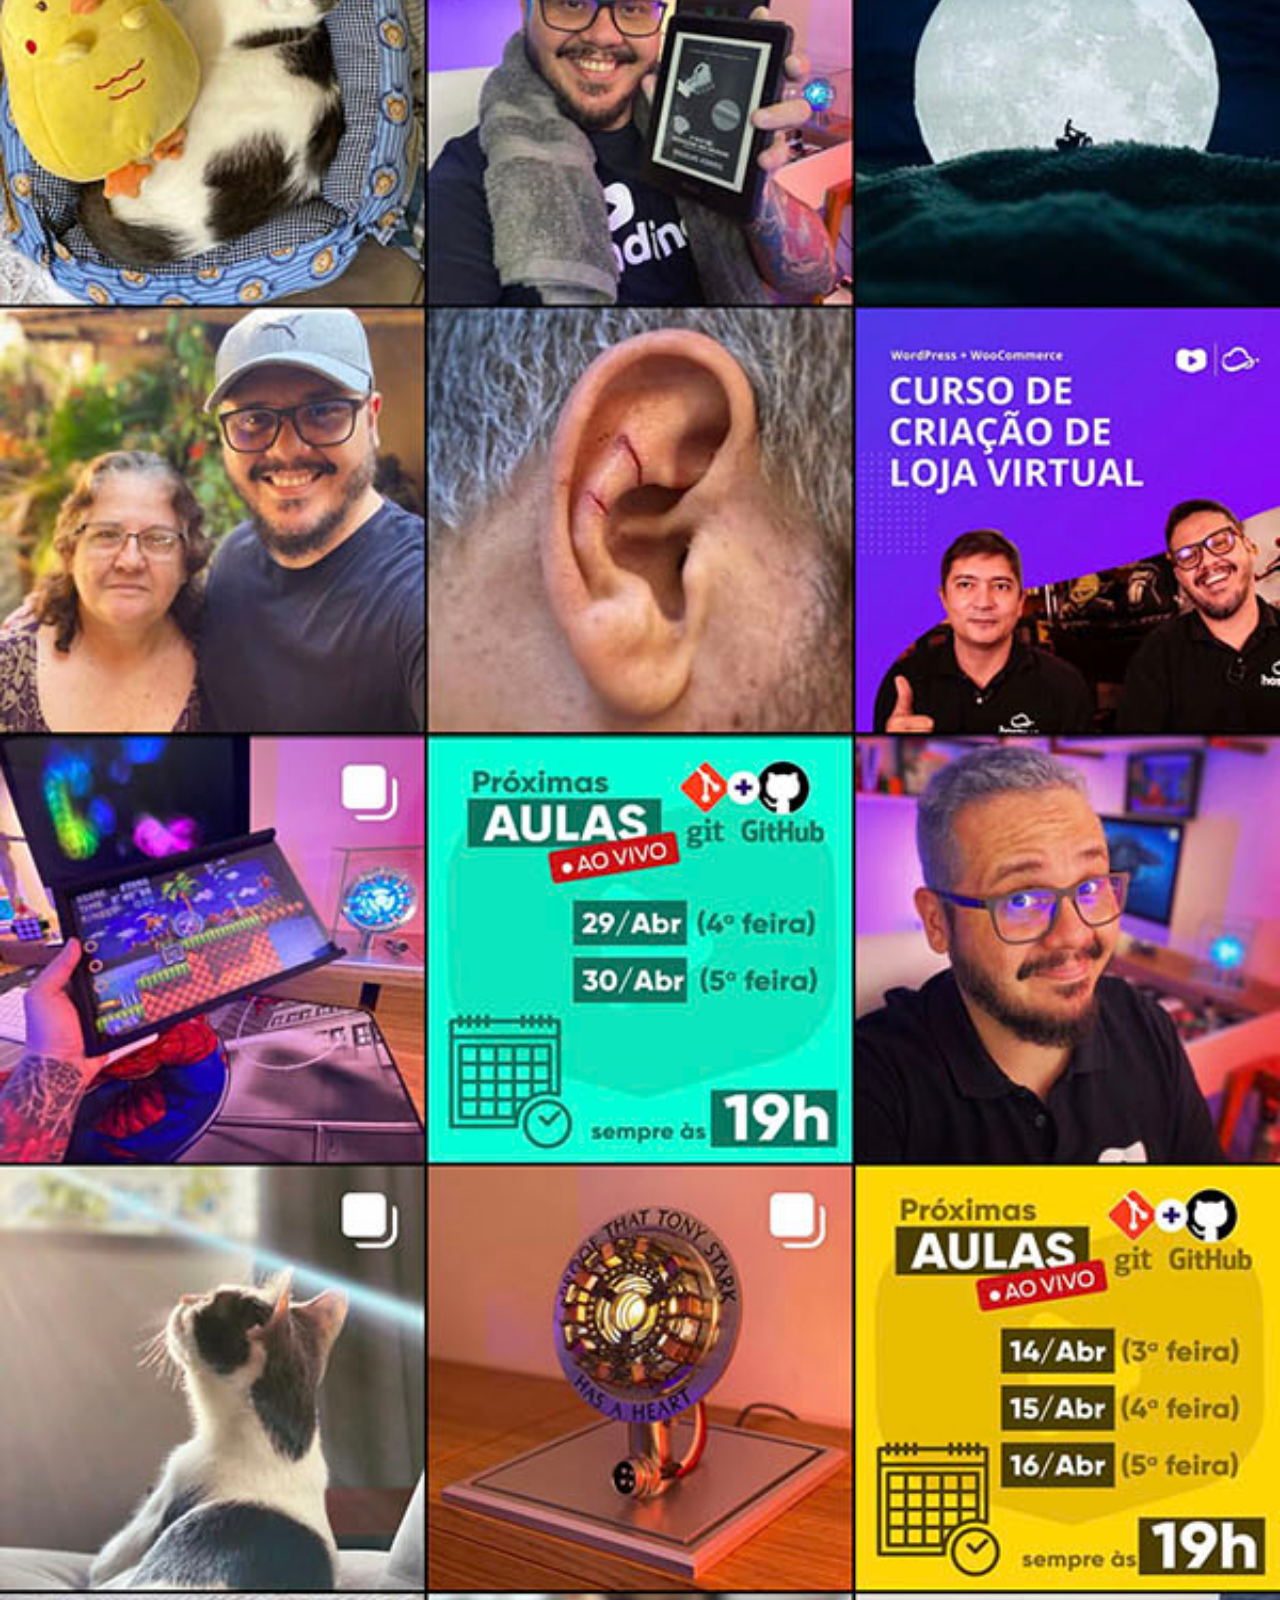
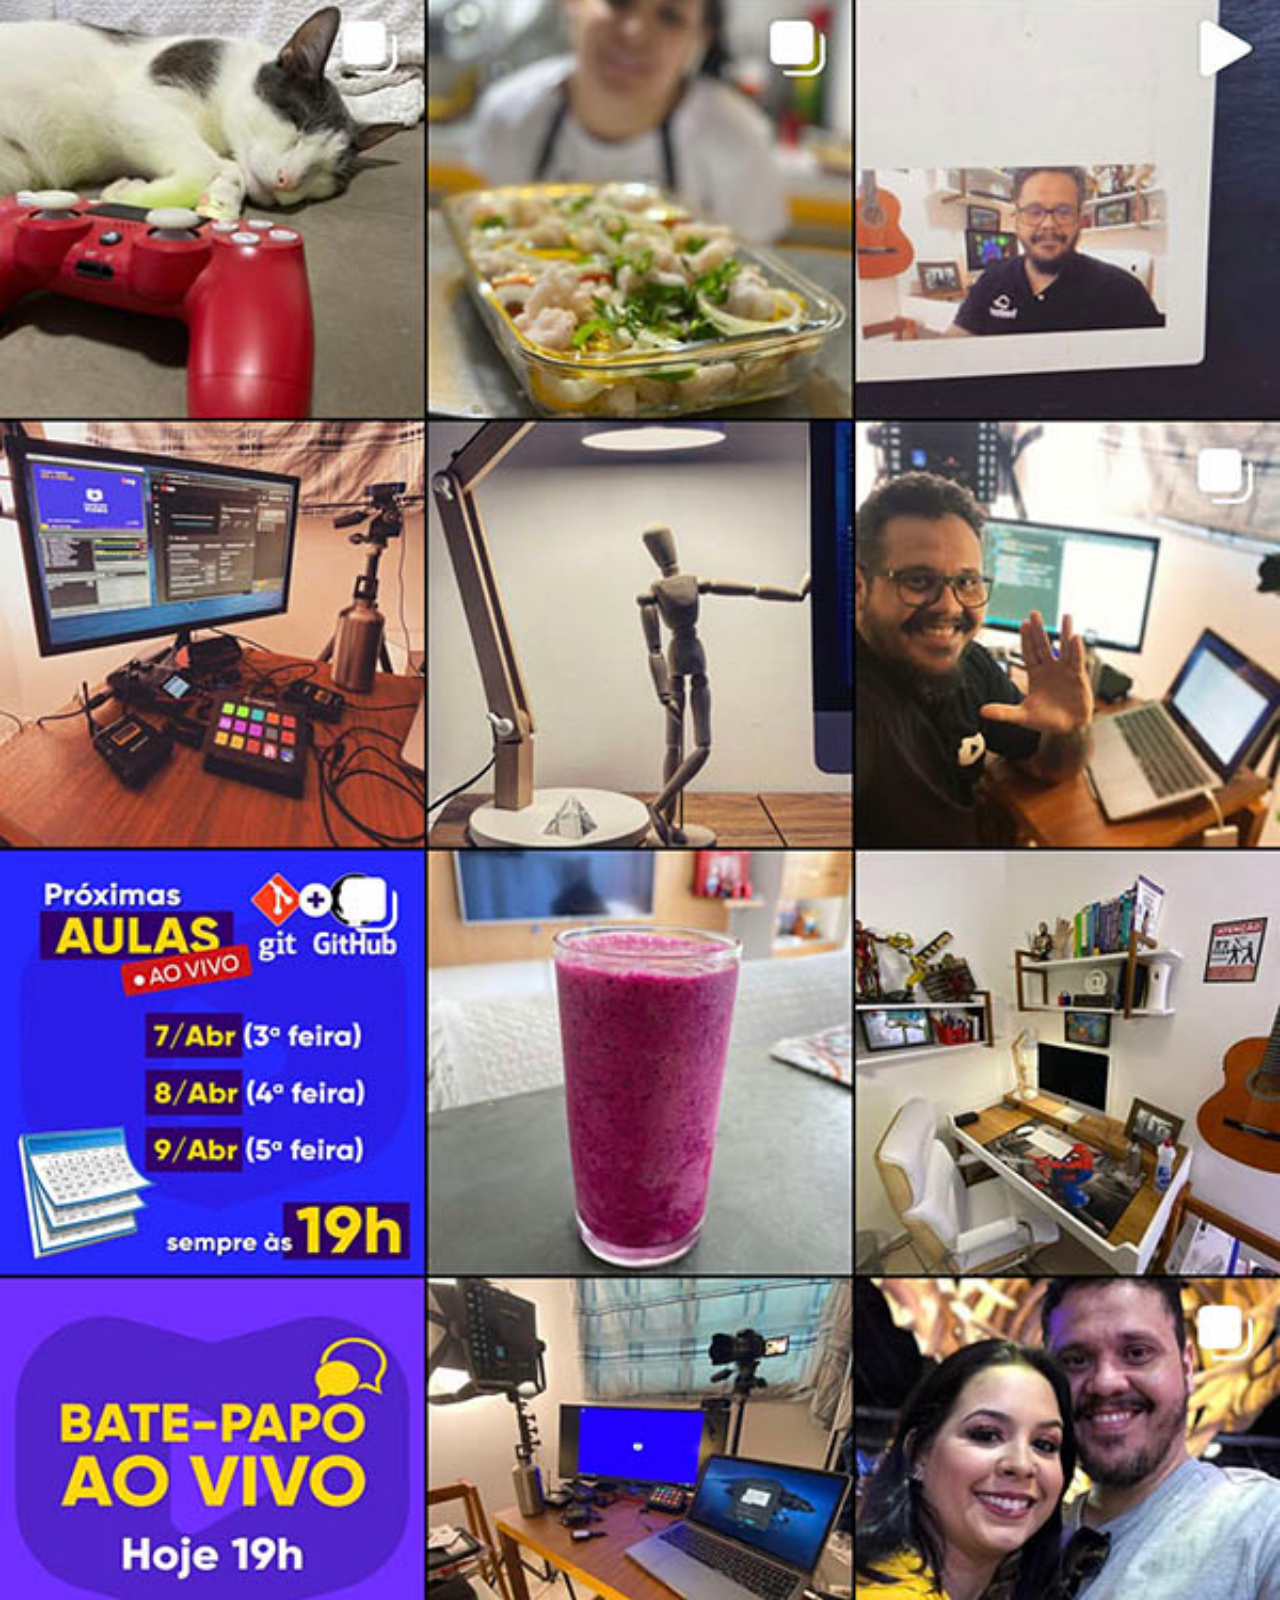
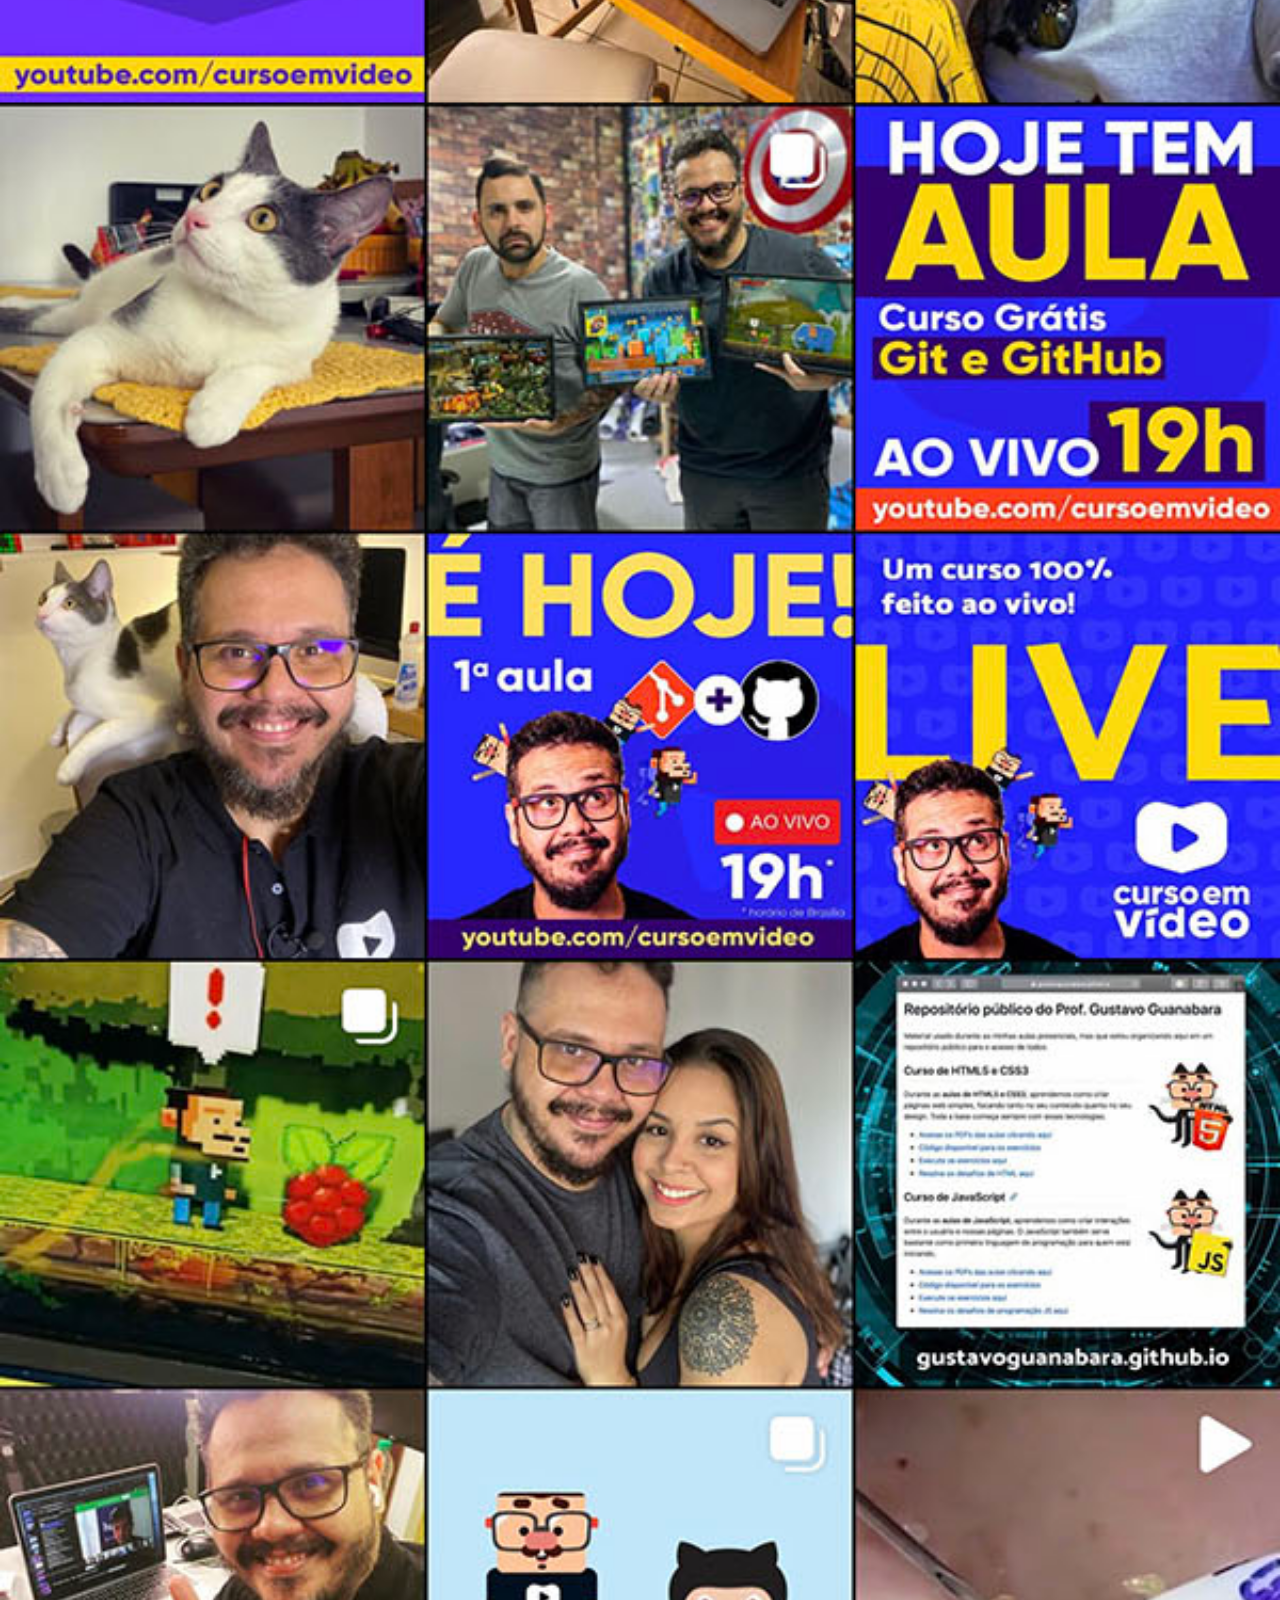
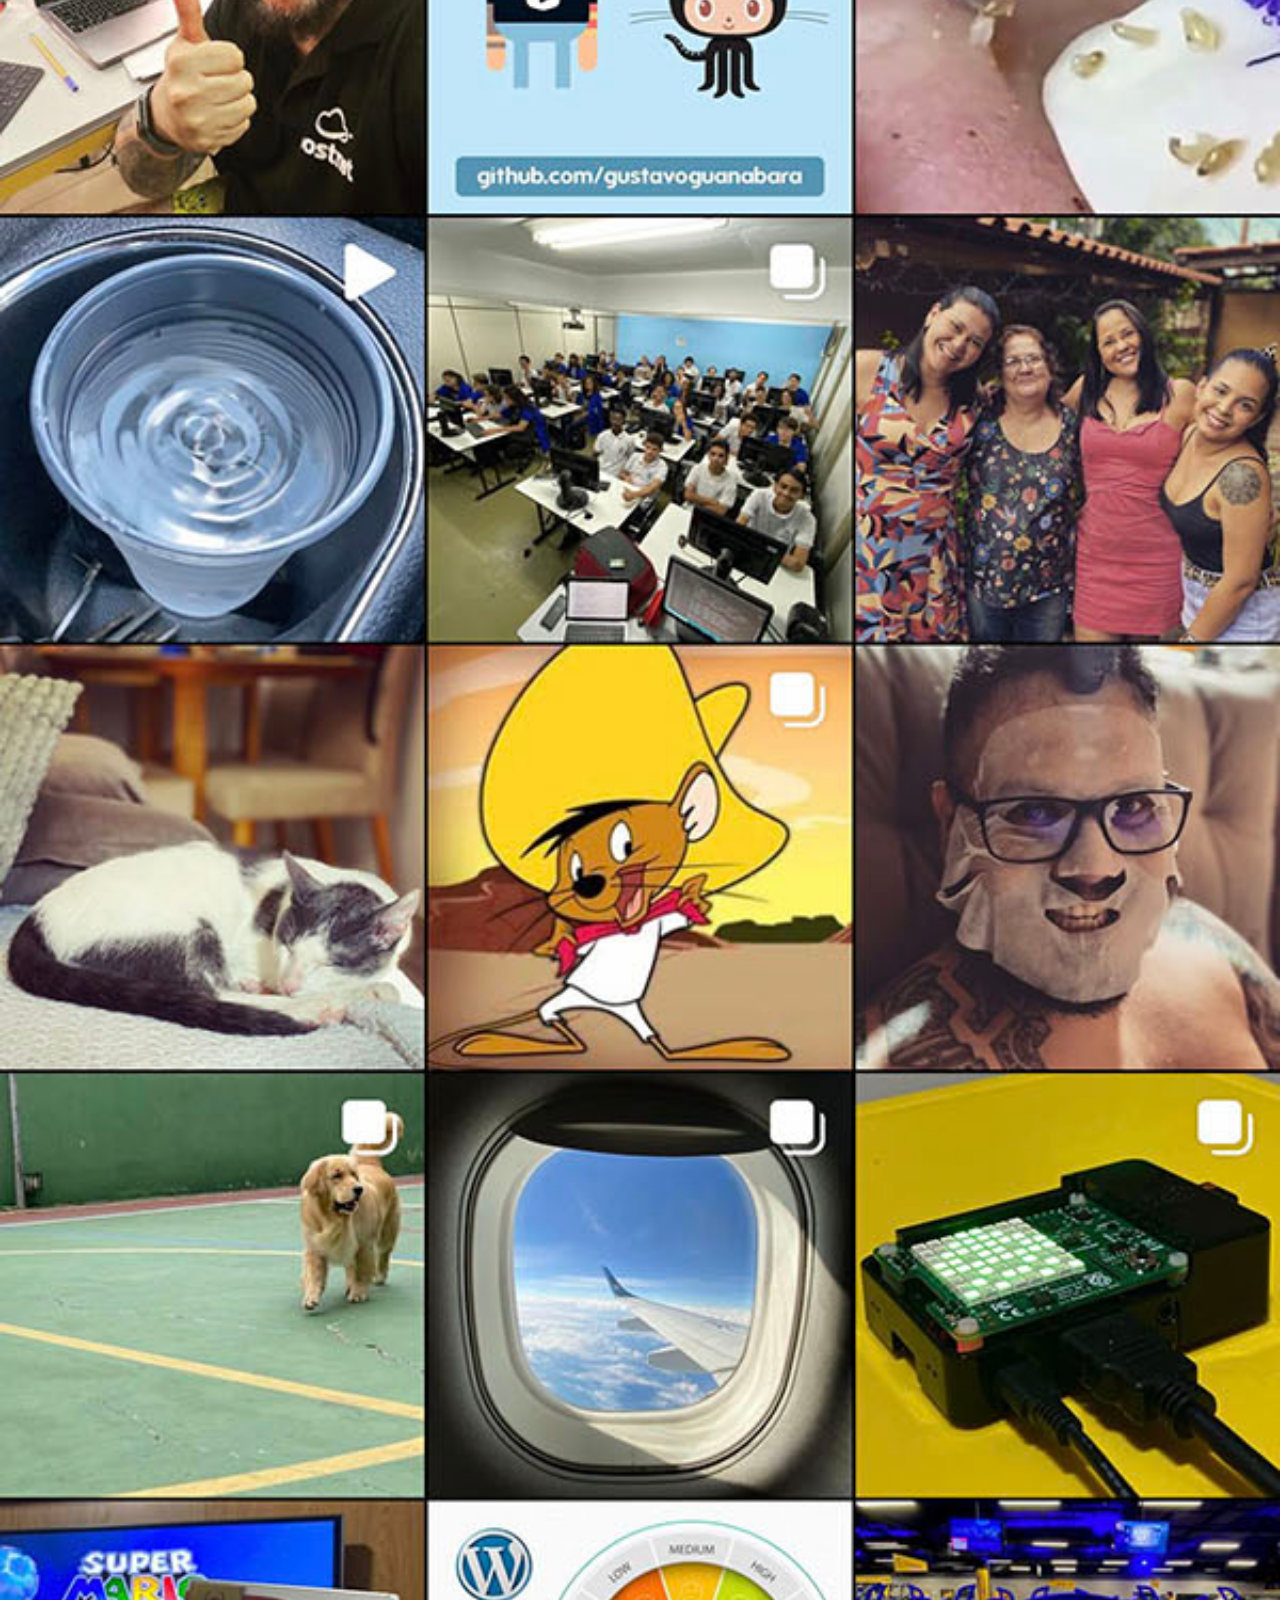
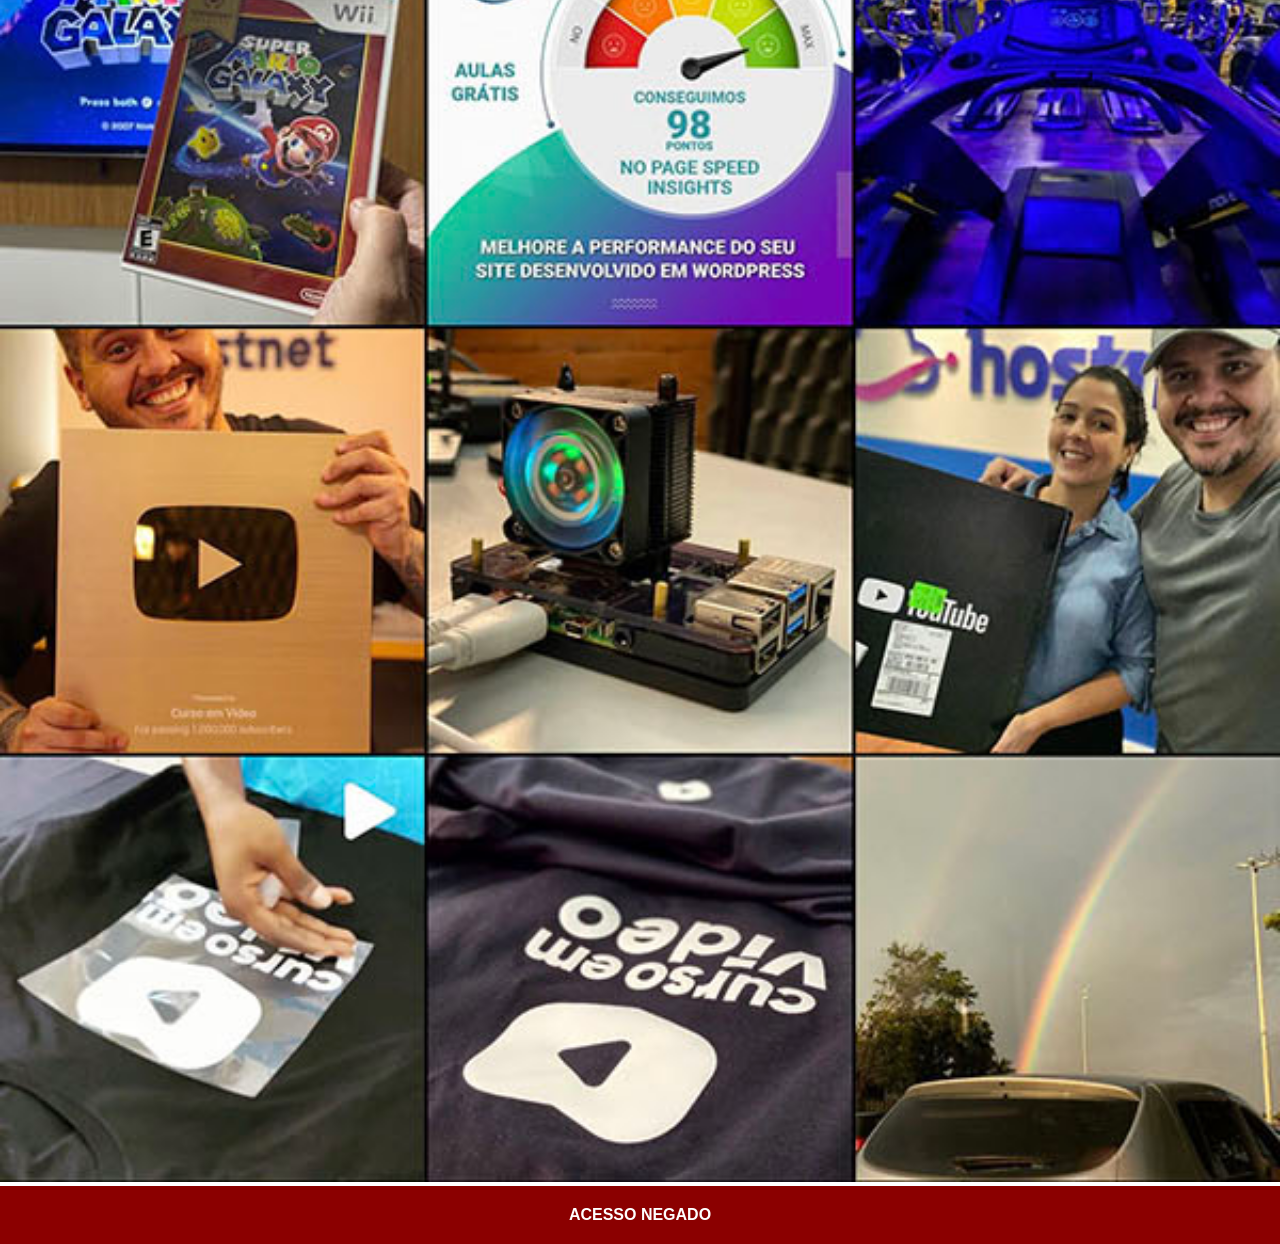
<file: instagram.html>
<!DOCTYPE html>
<html lang="pt-br">
<head>
    <meta charset="UTF-8">
    <meta name="viewport" content="width=device-width, initial-scale=1.0">
    <title>Instagram</title>
    <link rel="stylesheet" href="styles/social.css">
</head>
<body>
    <img src="imagens/tela-instagram.jpg" alt="INSTAGRAM">
    <a href="#">ACESSO NEGADO</a>
   
</body>
</html>
</file>
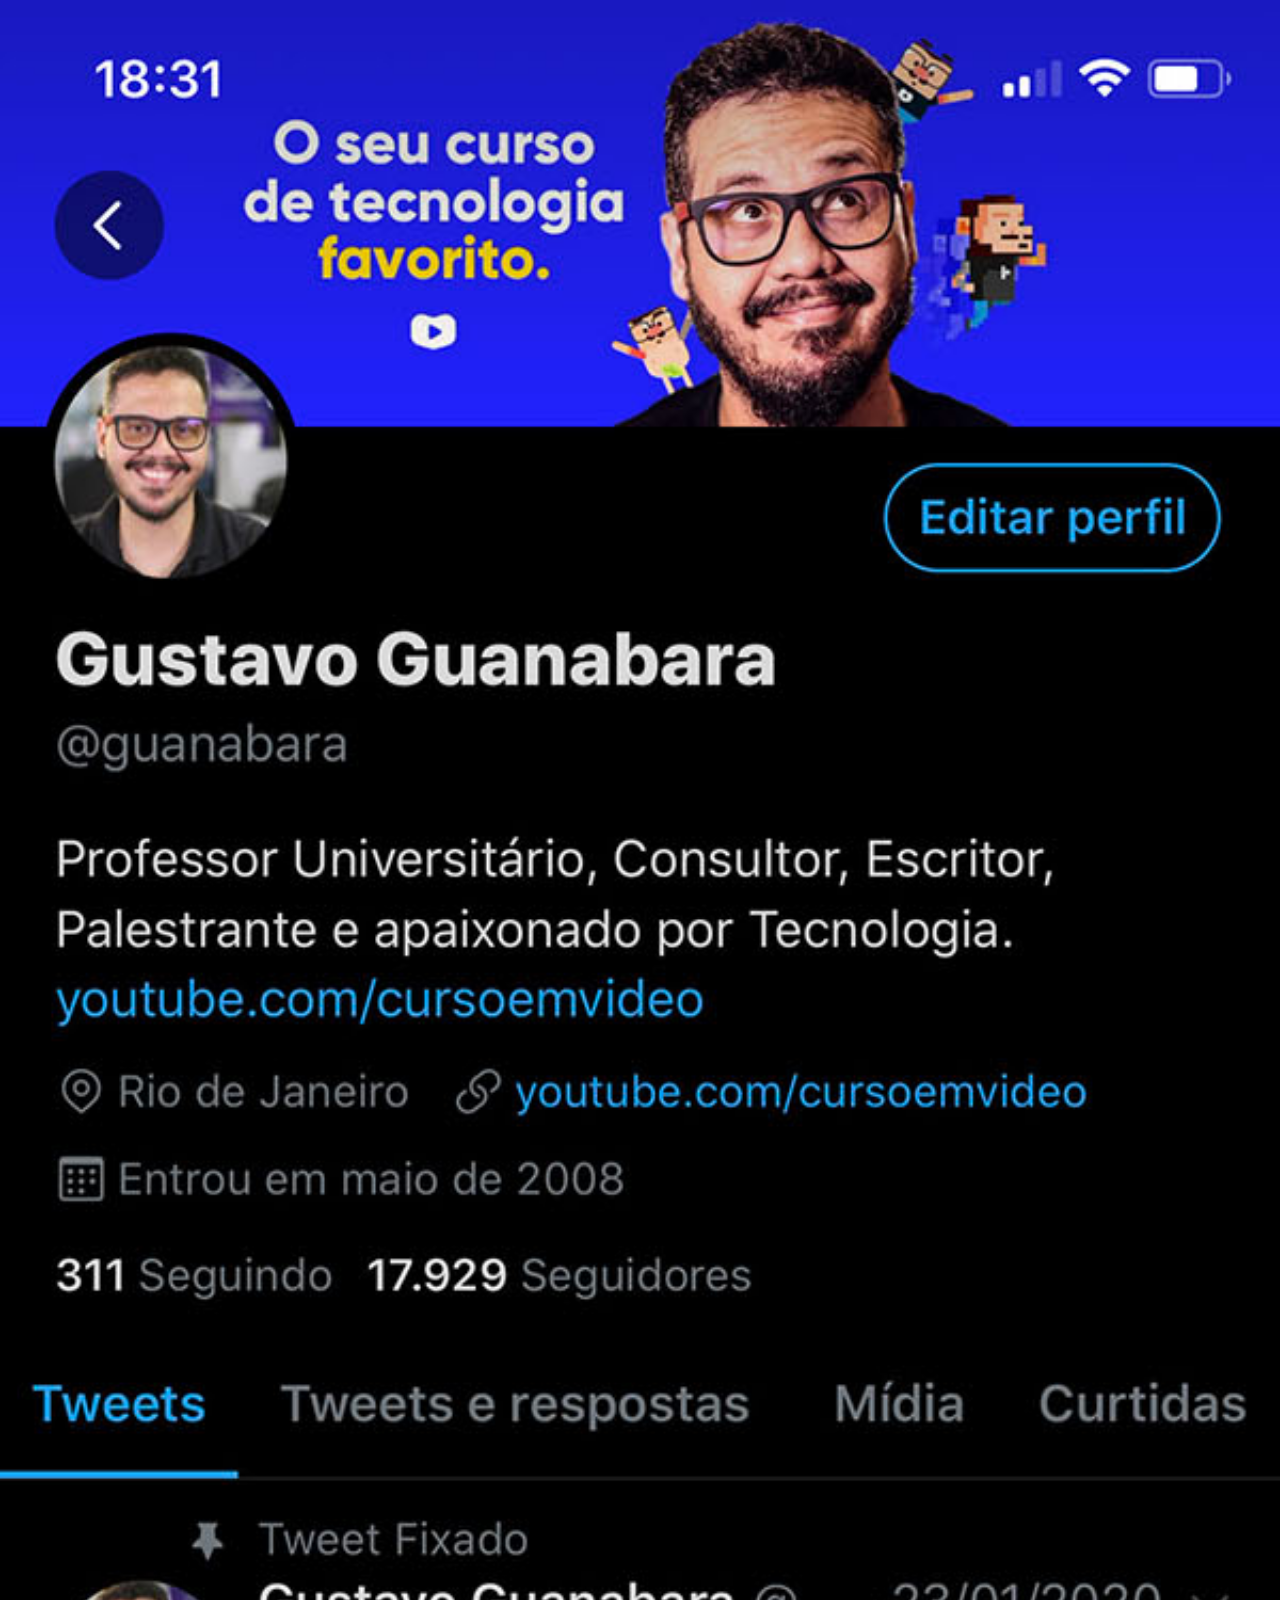
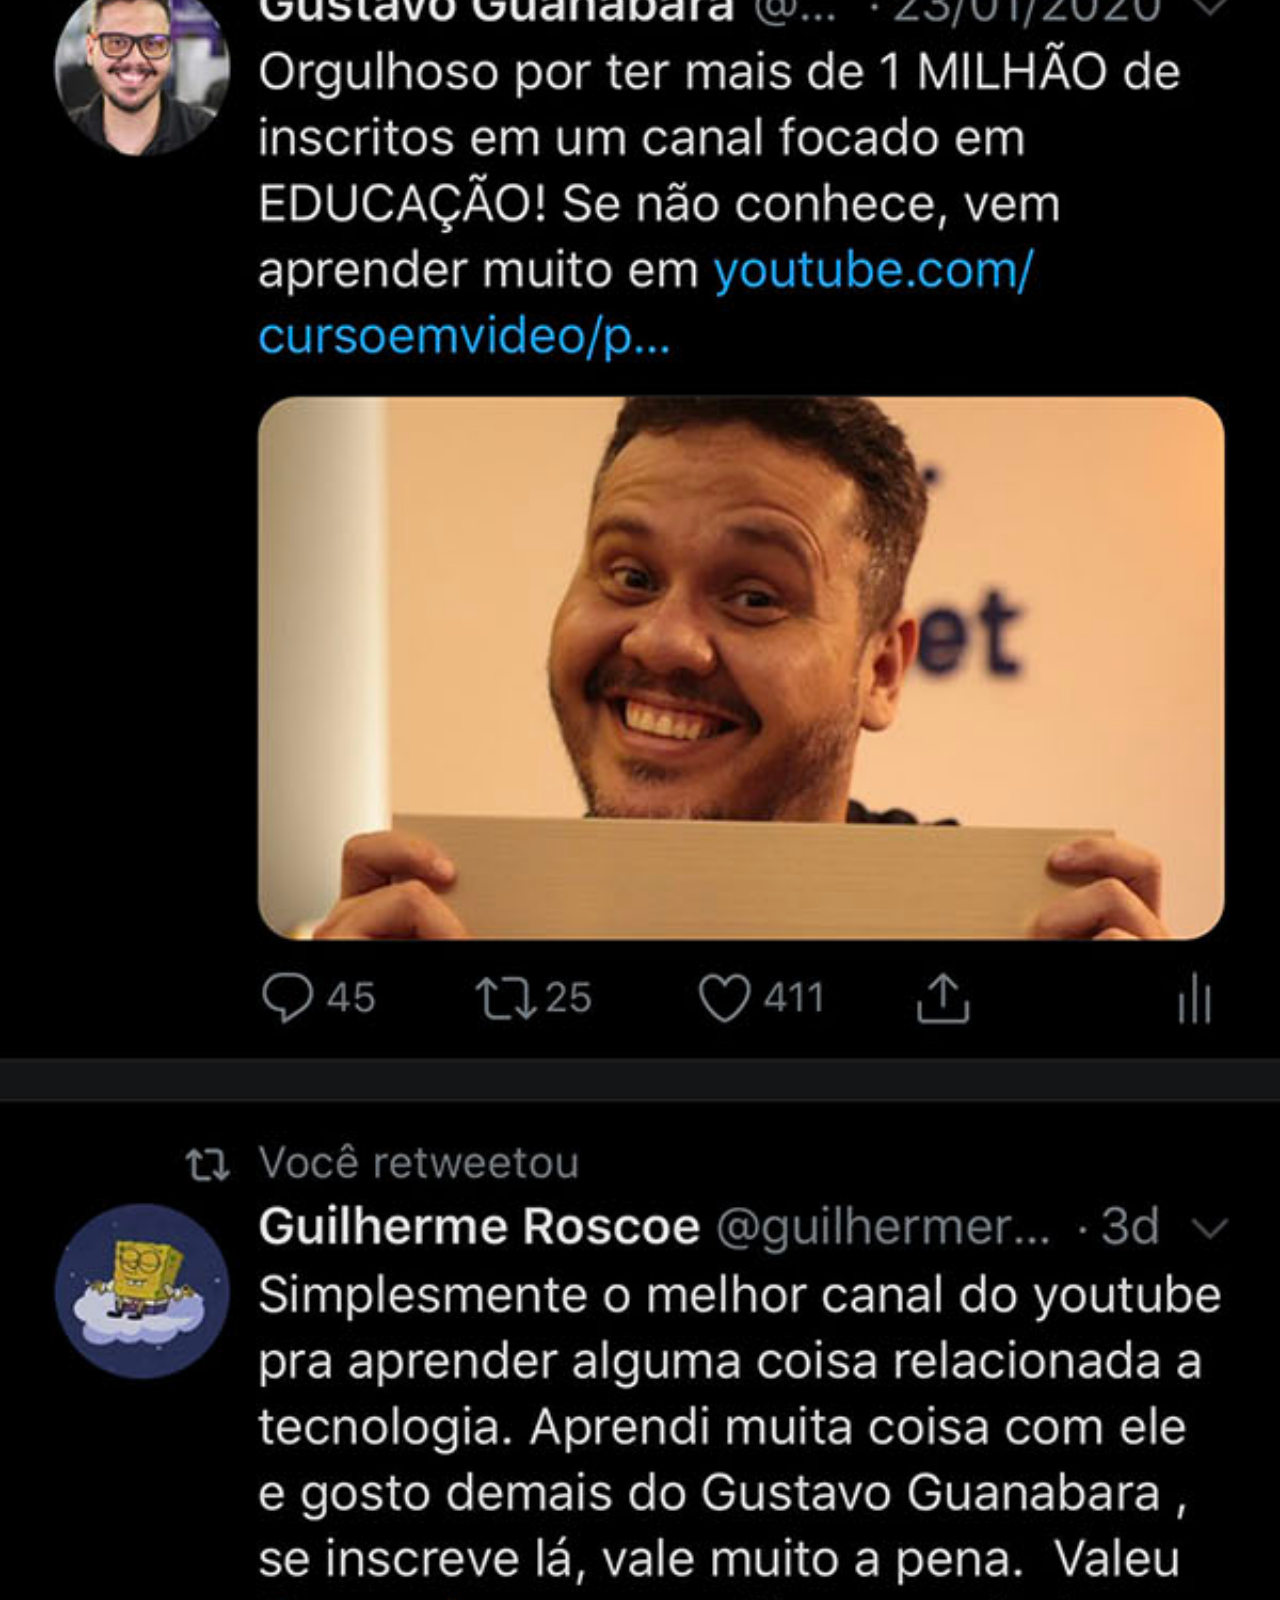
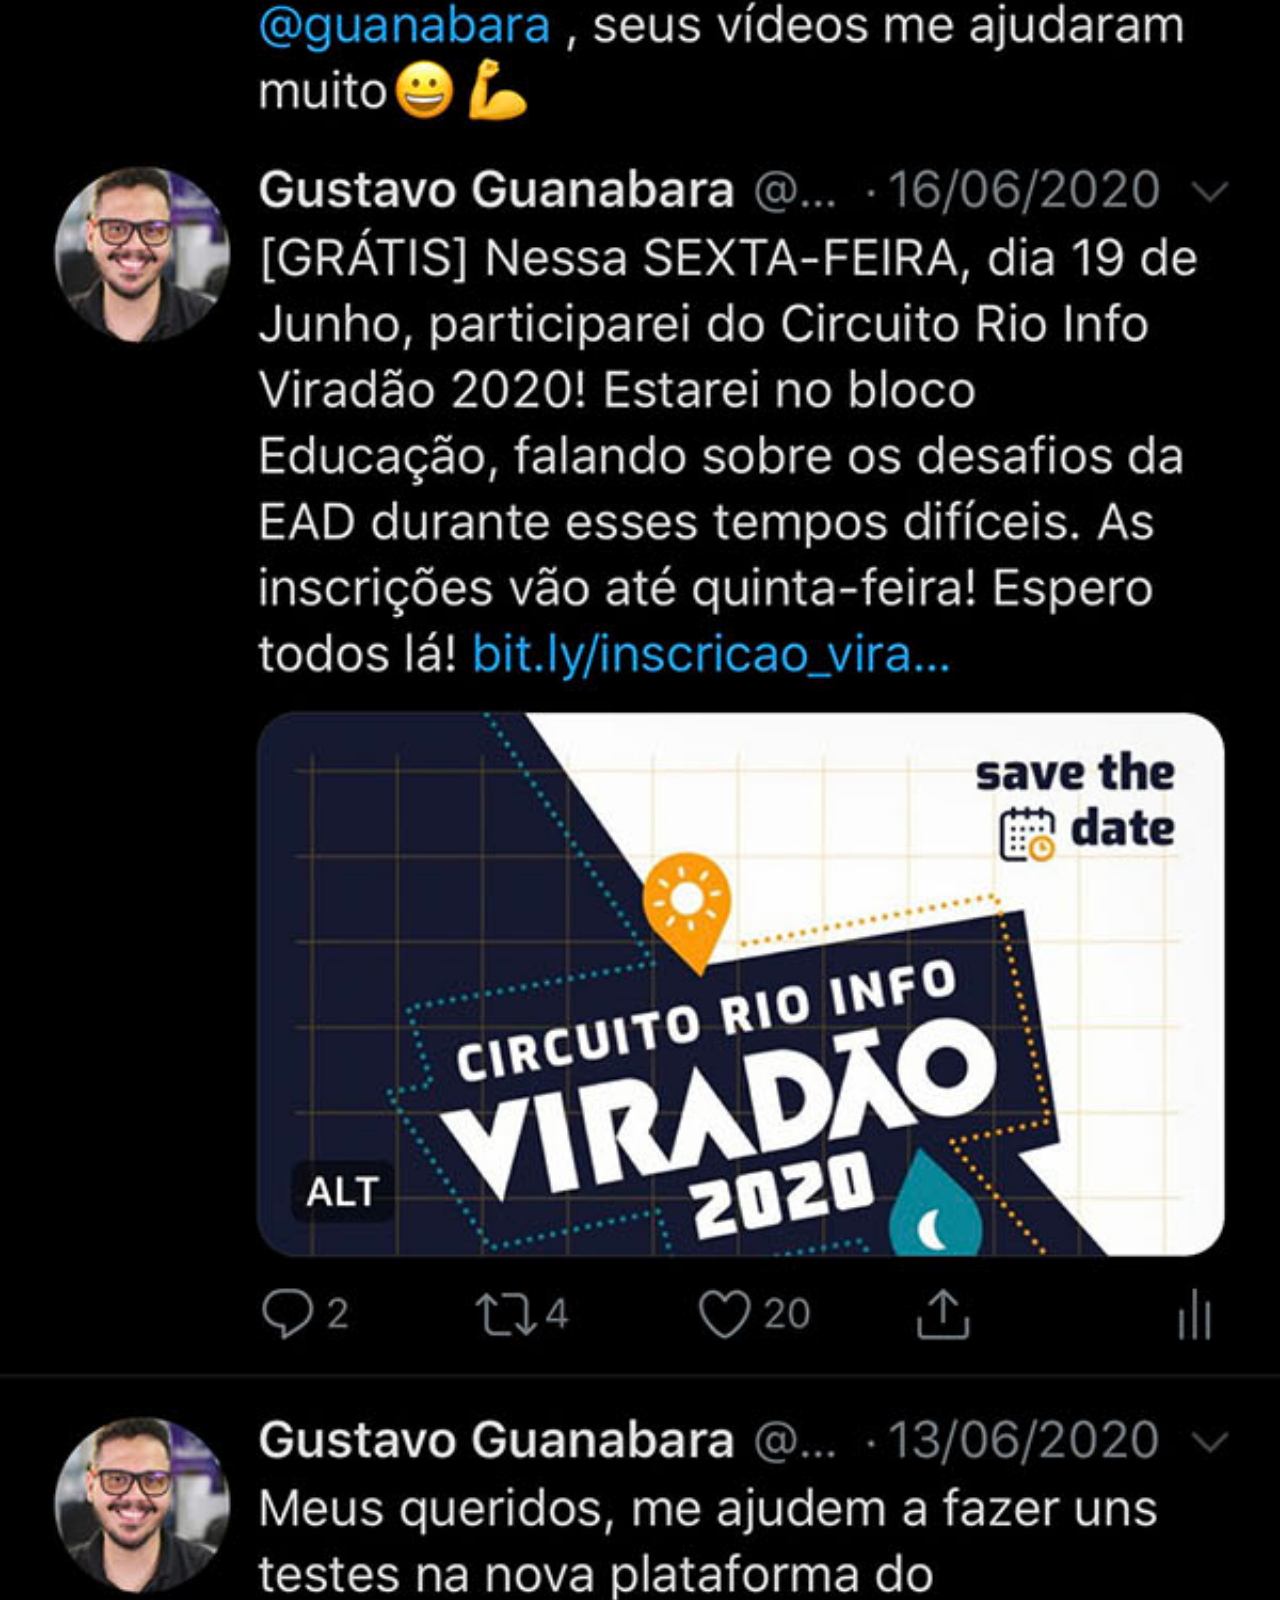
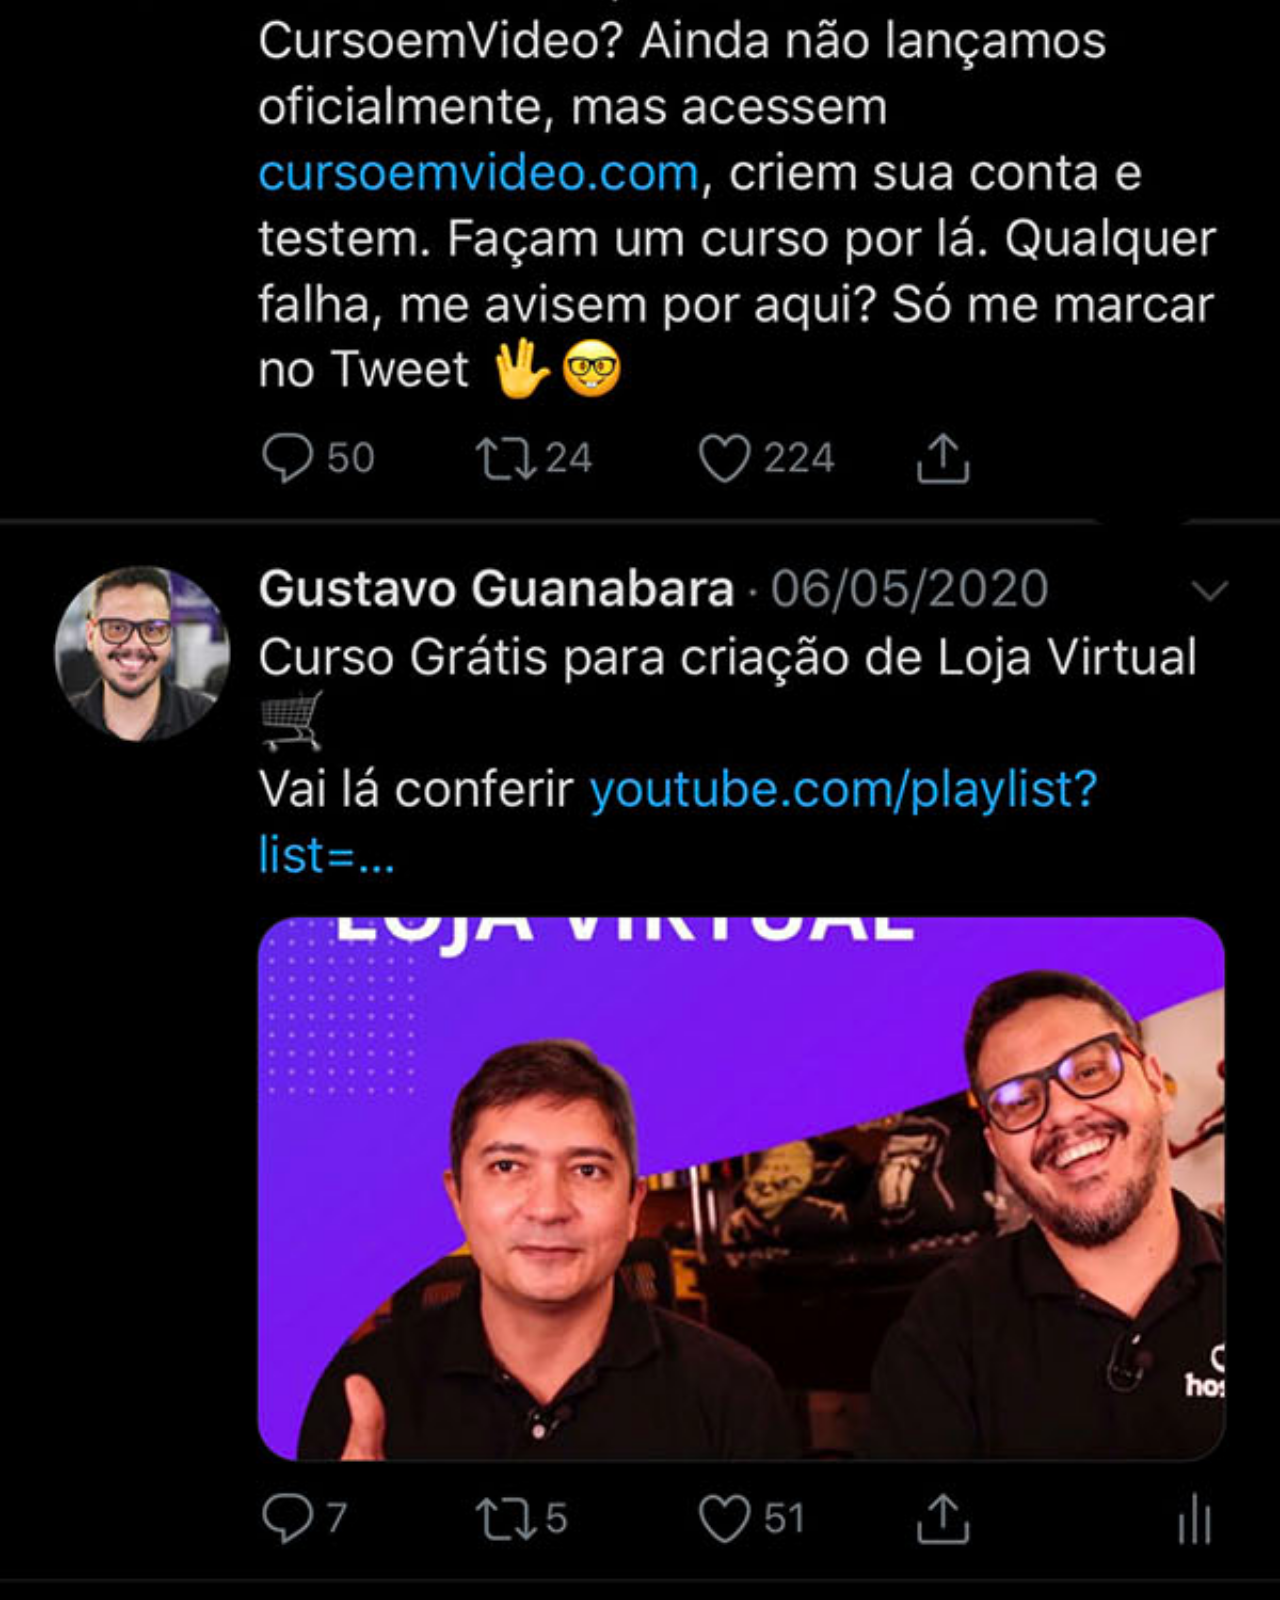
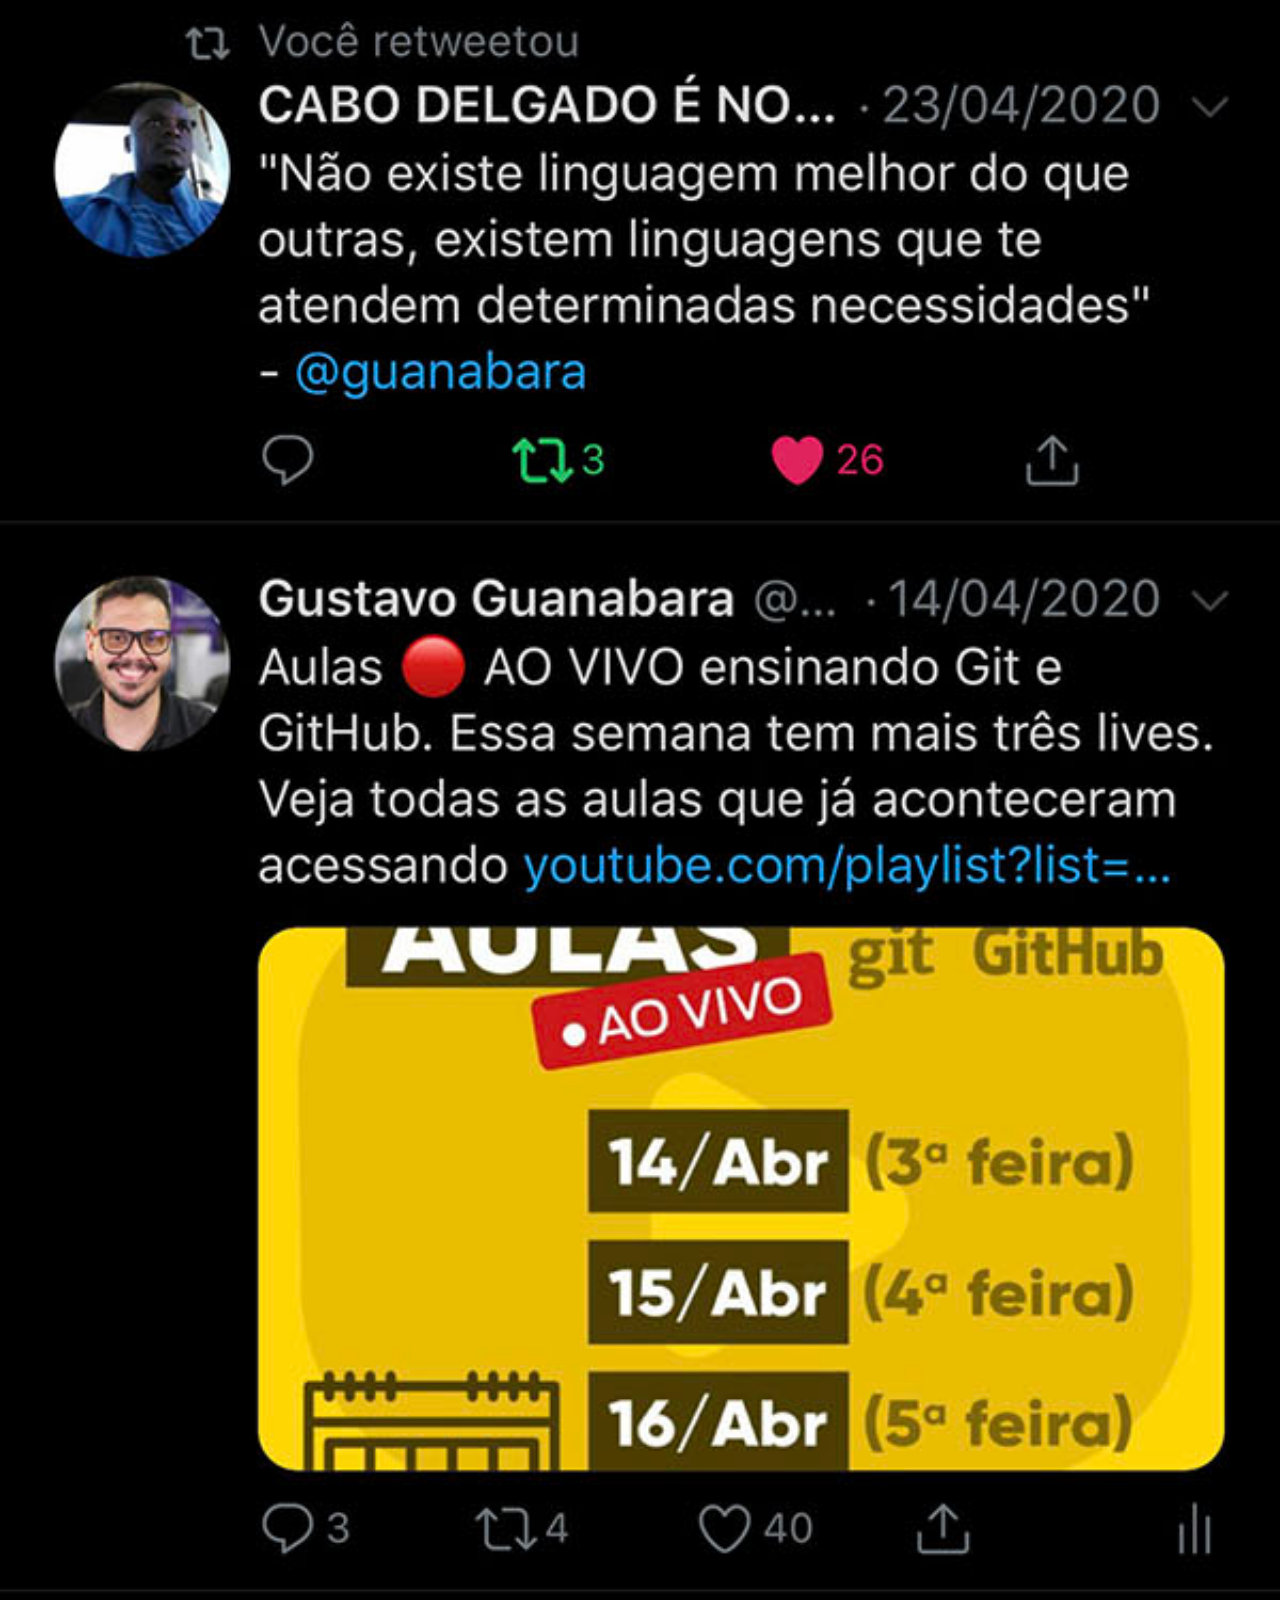
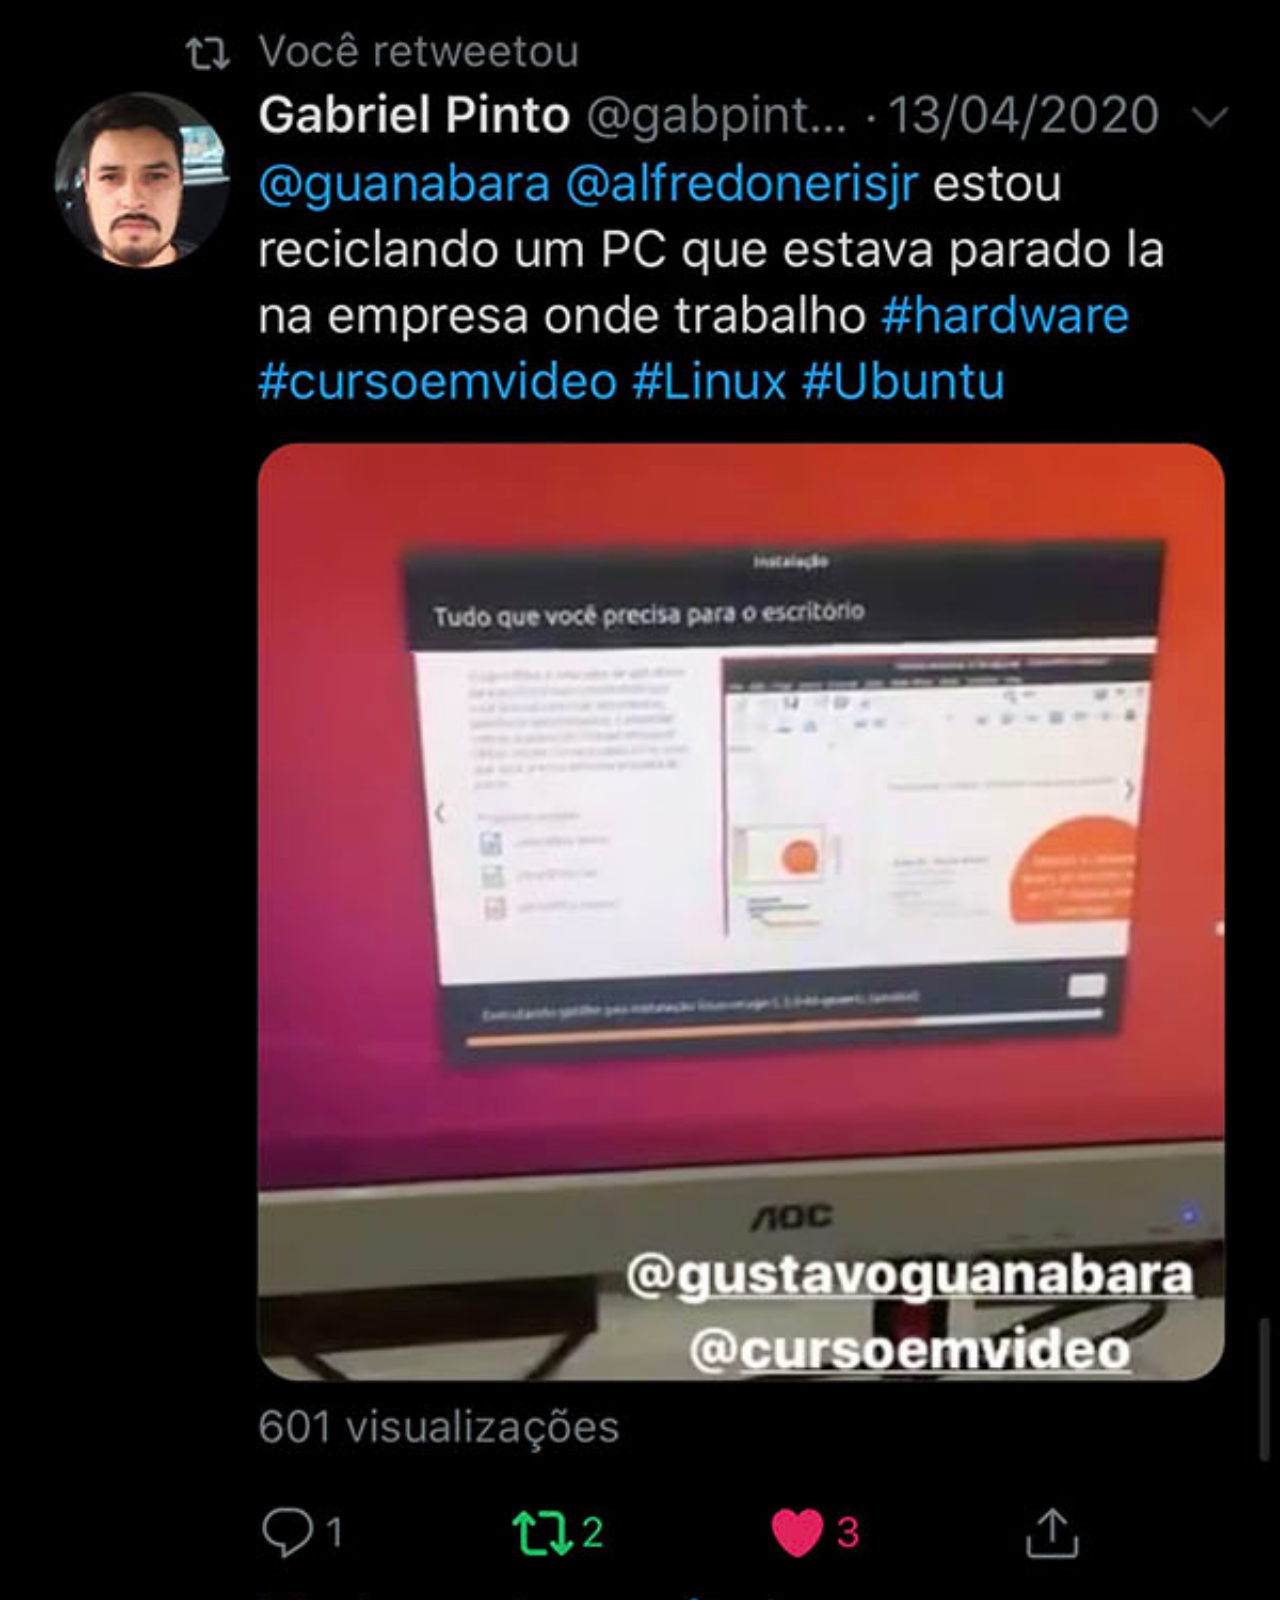
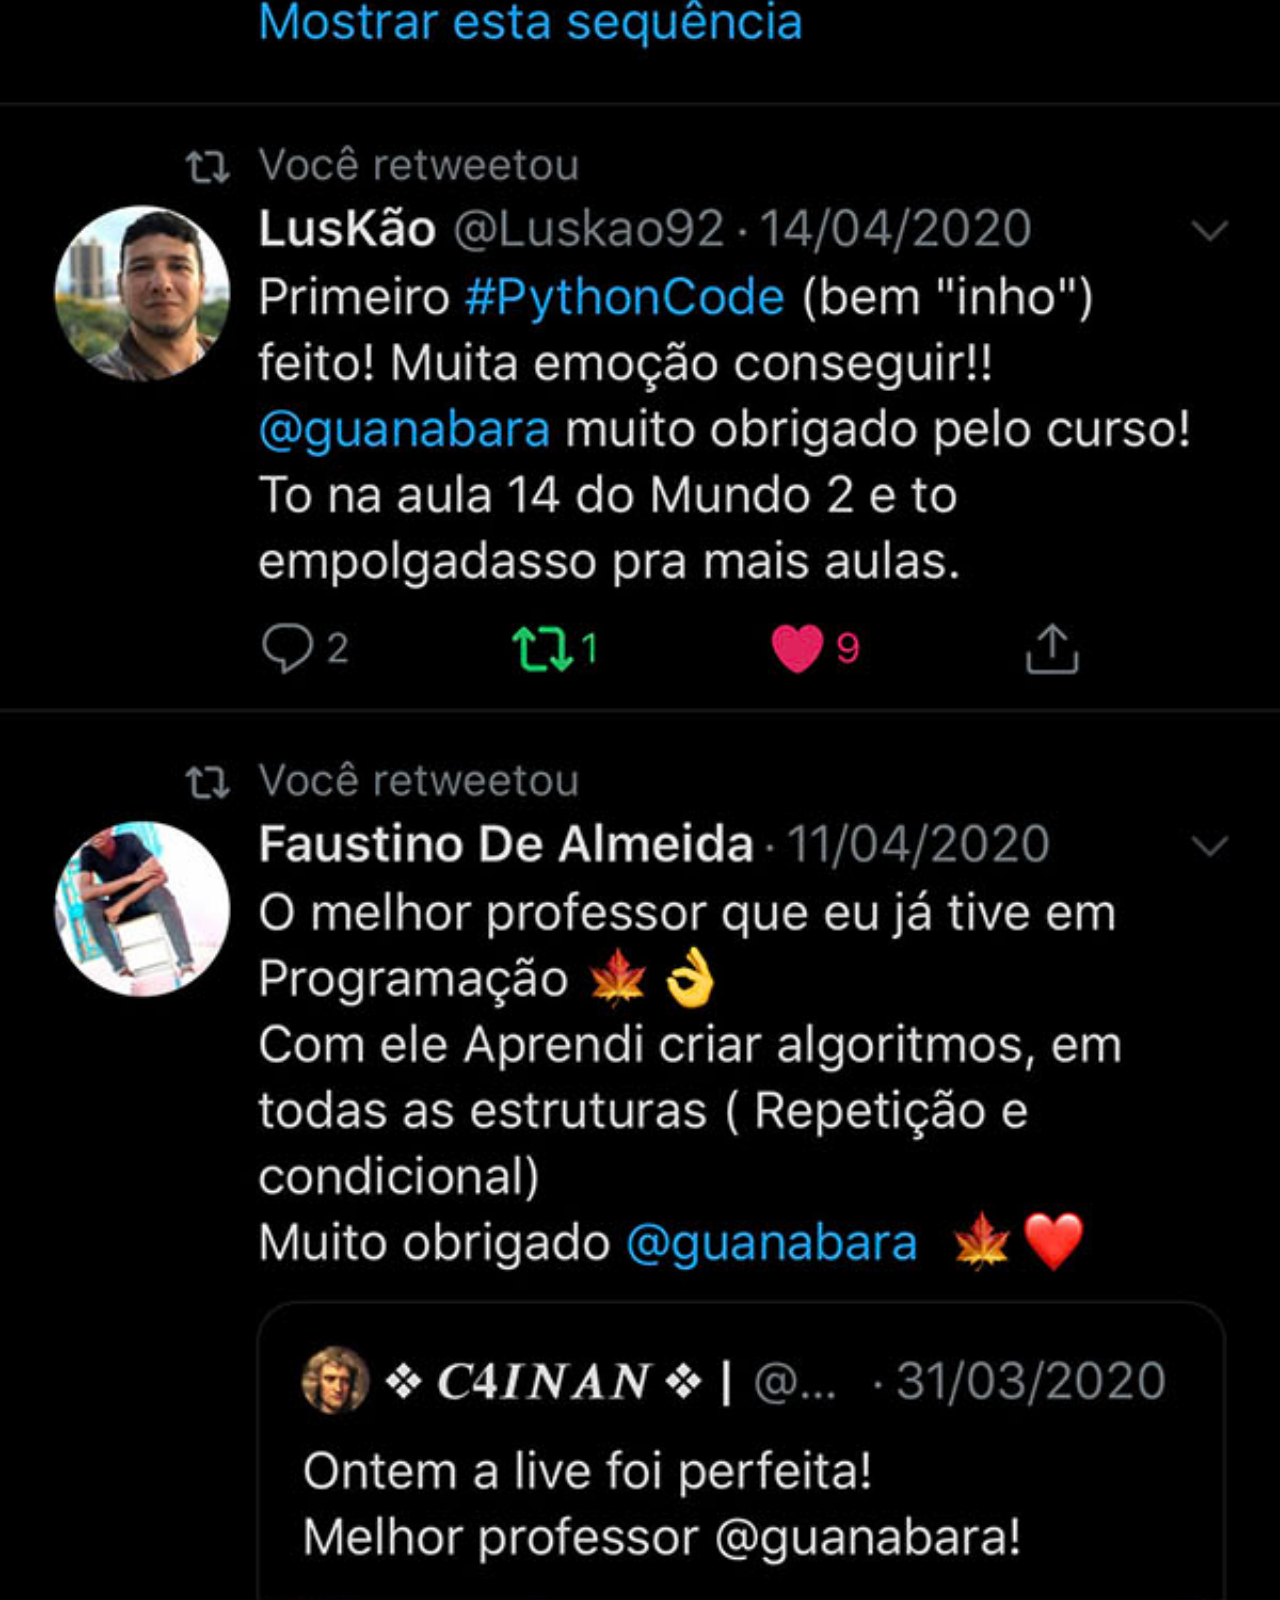
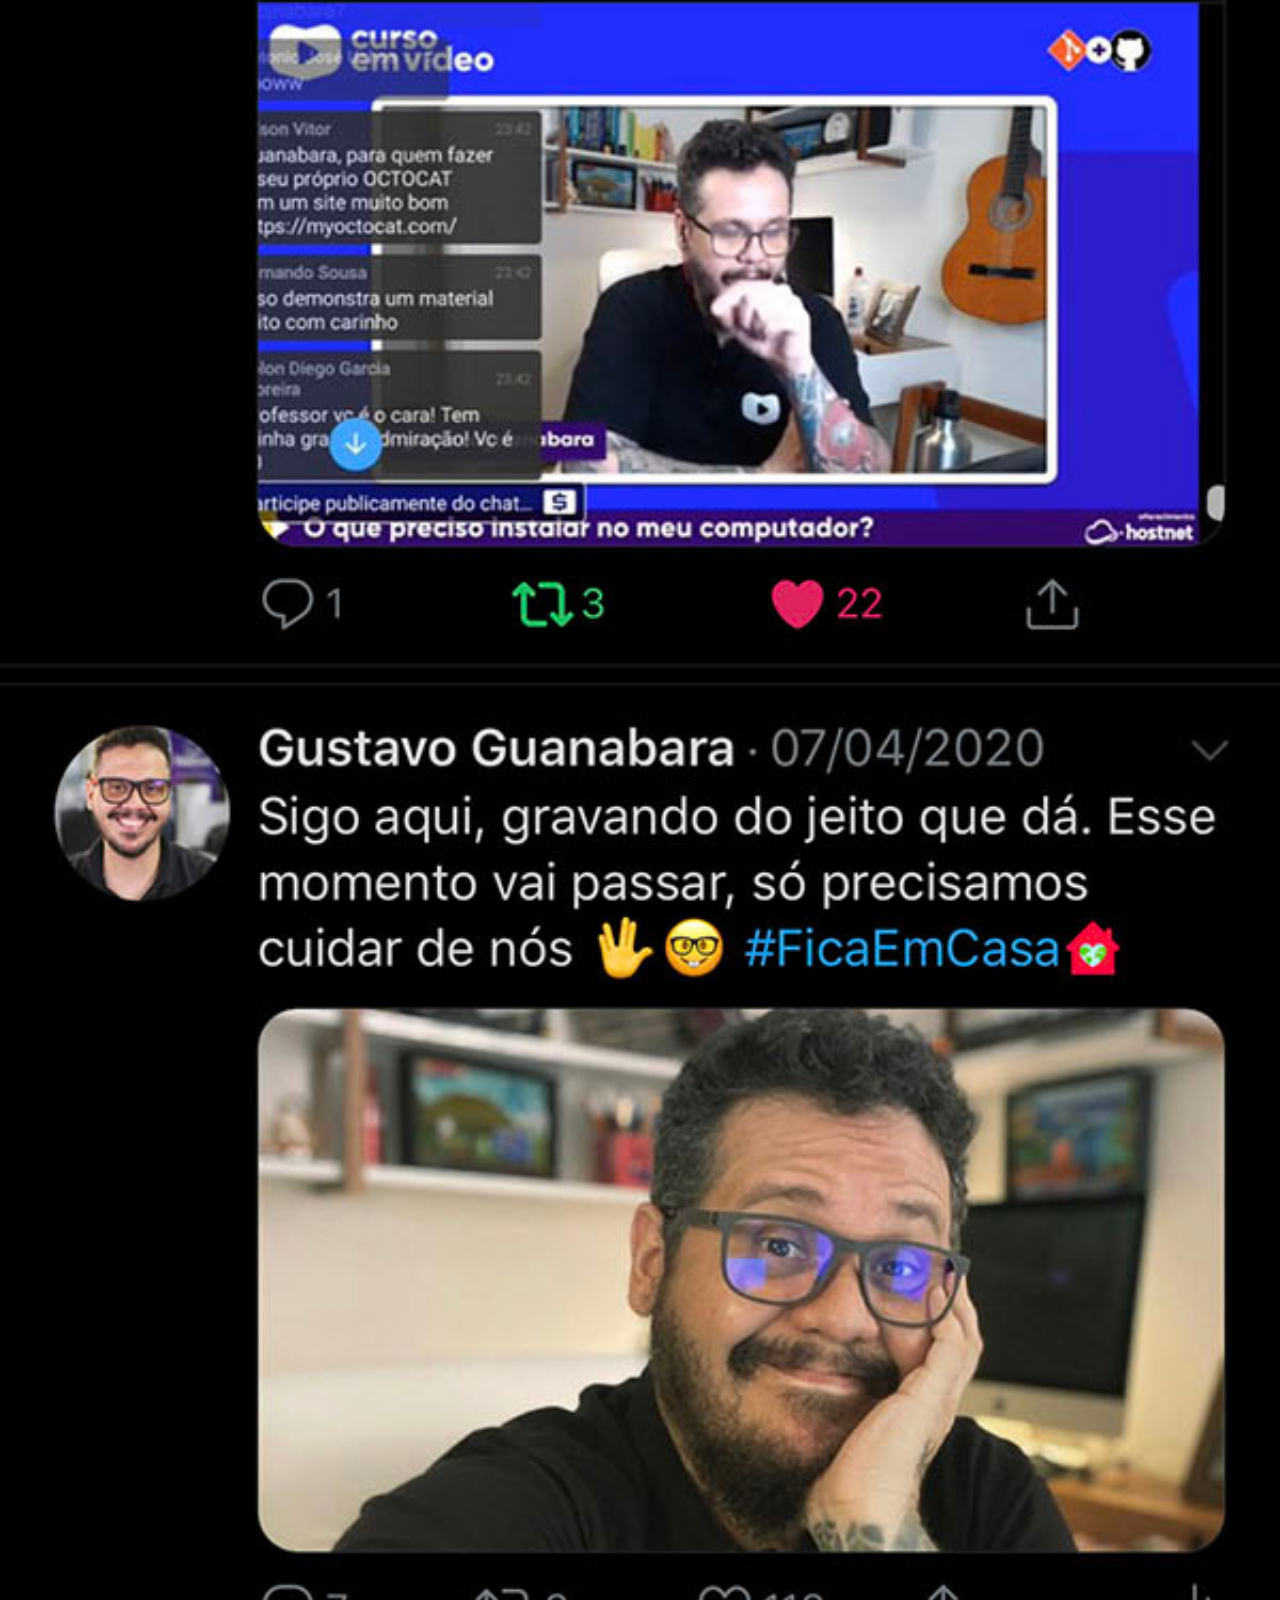
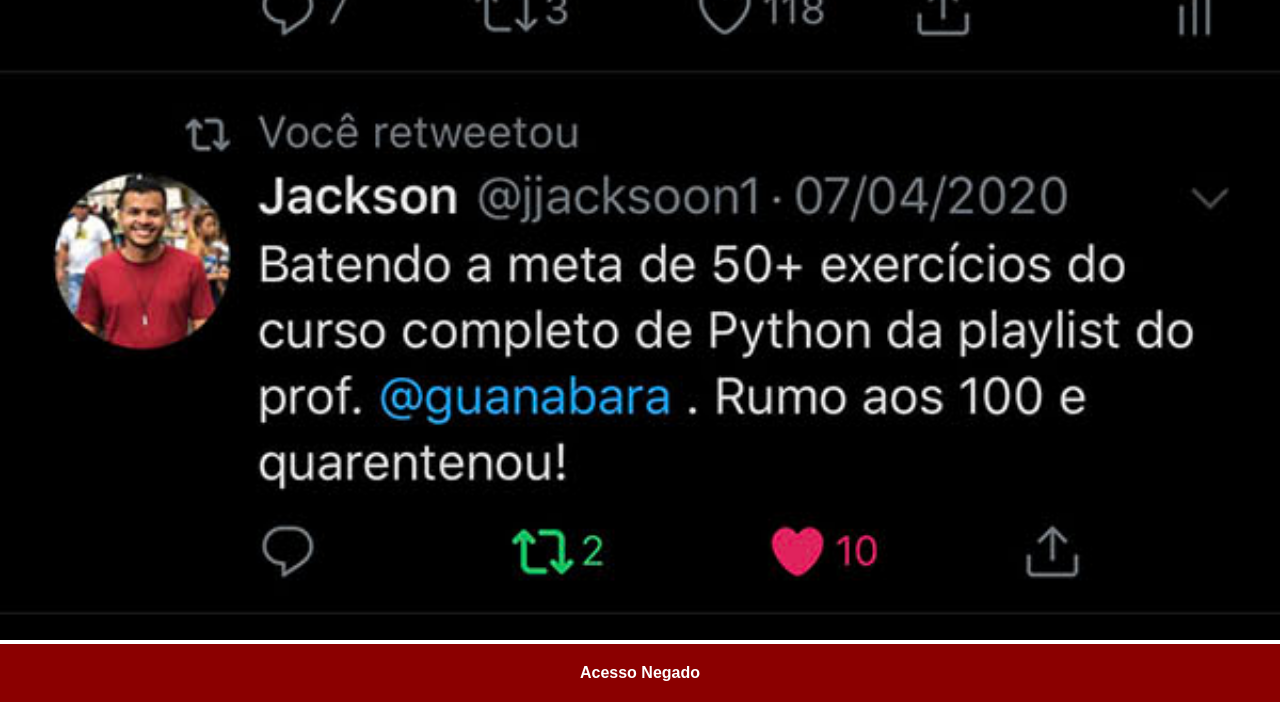
<file: twitter.html>
<!DOCTYPE html>
<html lang="pt-br">
<head>
    <meta charset="UTF-8">
    <meta name="viewport" content="width=device-width, initial-scale=1.0">
    <title>Twitter</title>
    <link rel="stylesheet" href="styles/social.css">
</head>
<body>
    <img src="imagens/tela-twitter.jpg" alt="Twitter">
    <a href="#">Acesso Negado</a>
    
</body>
</html>
</file>
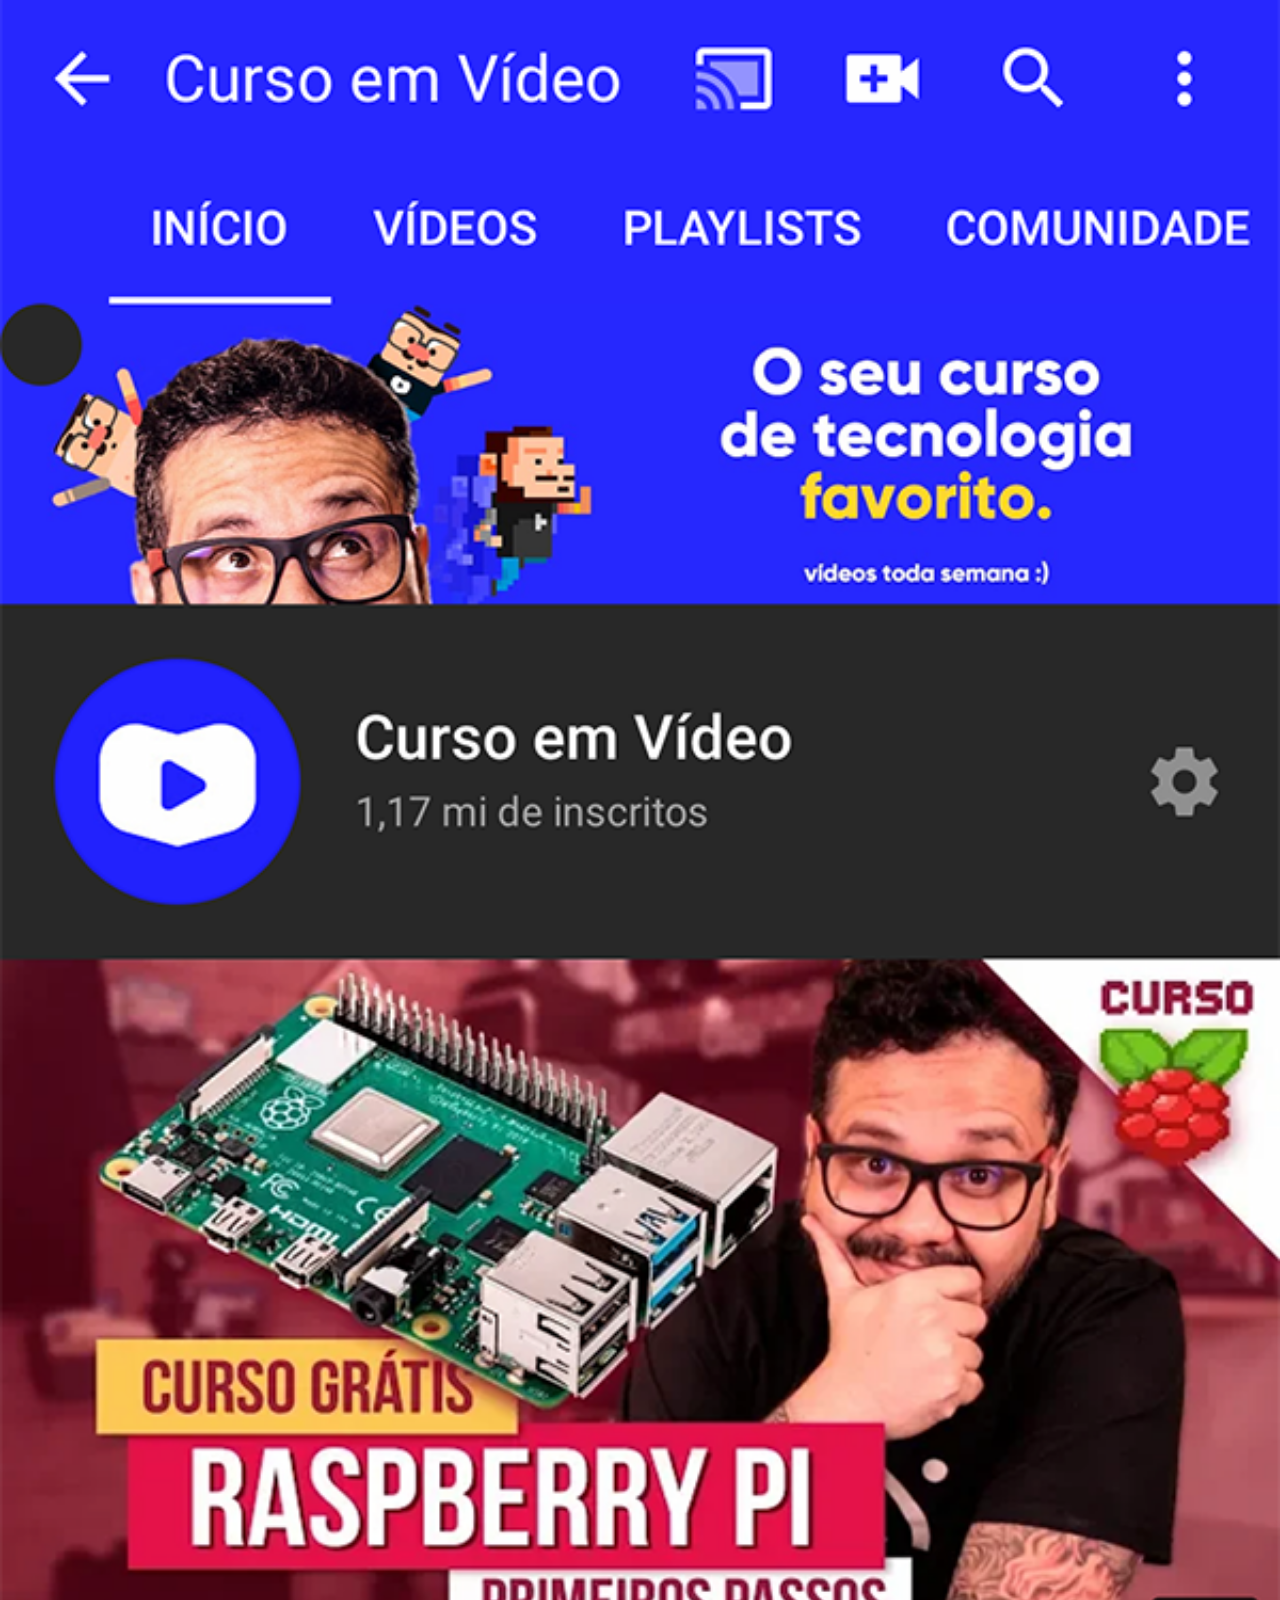
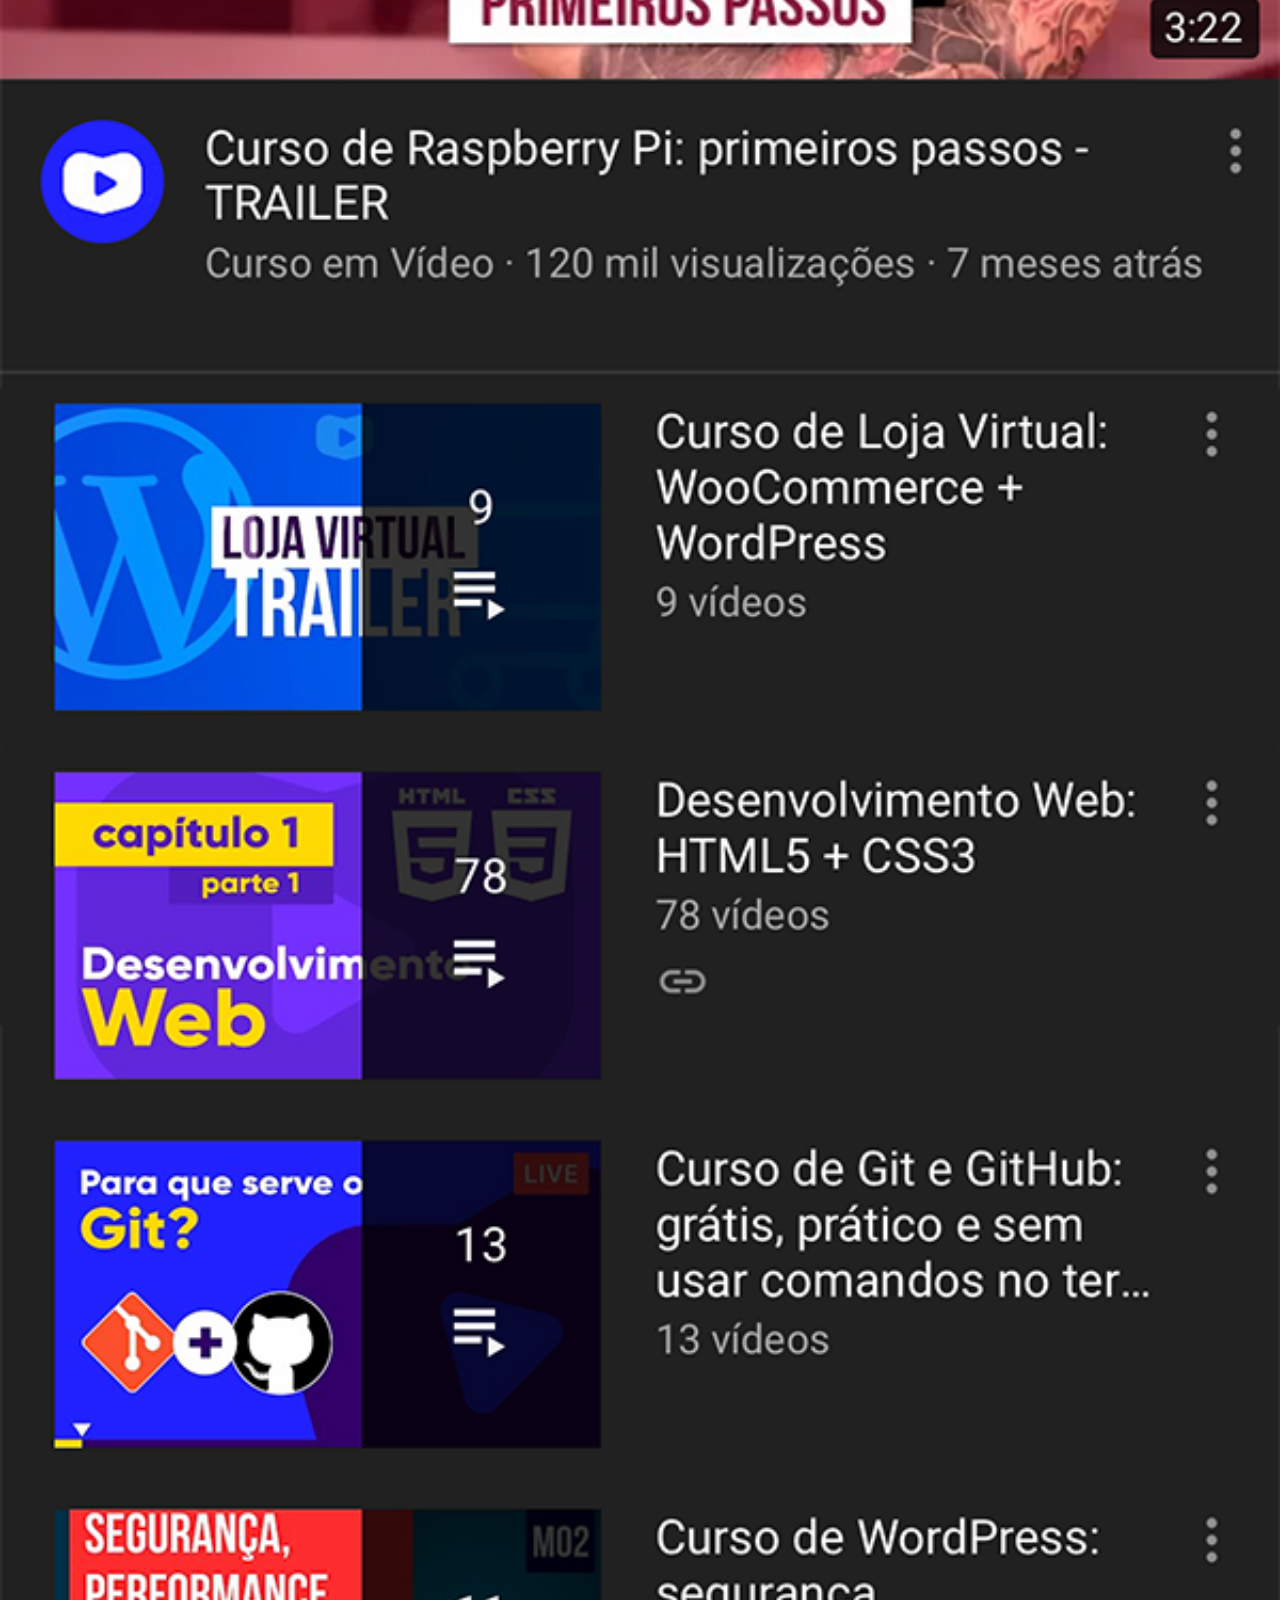
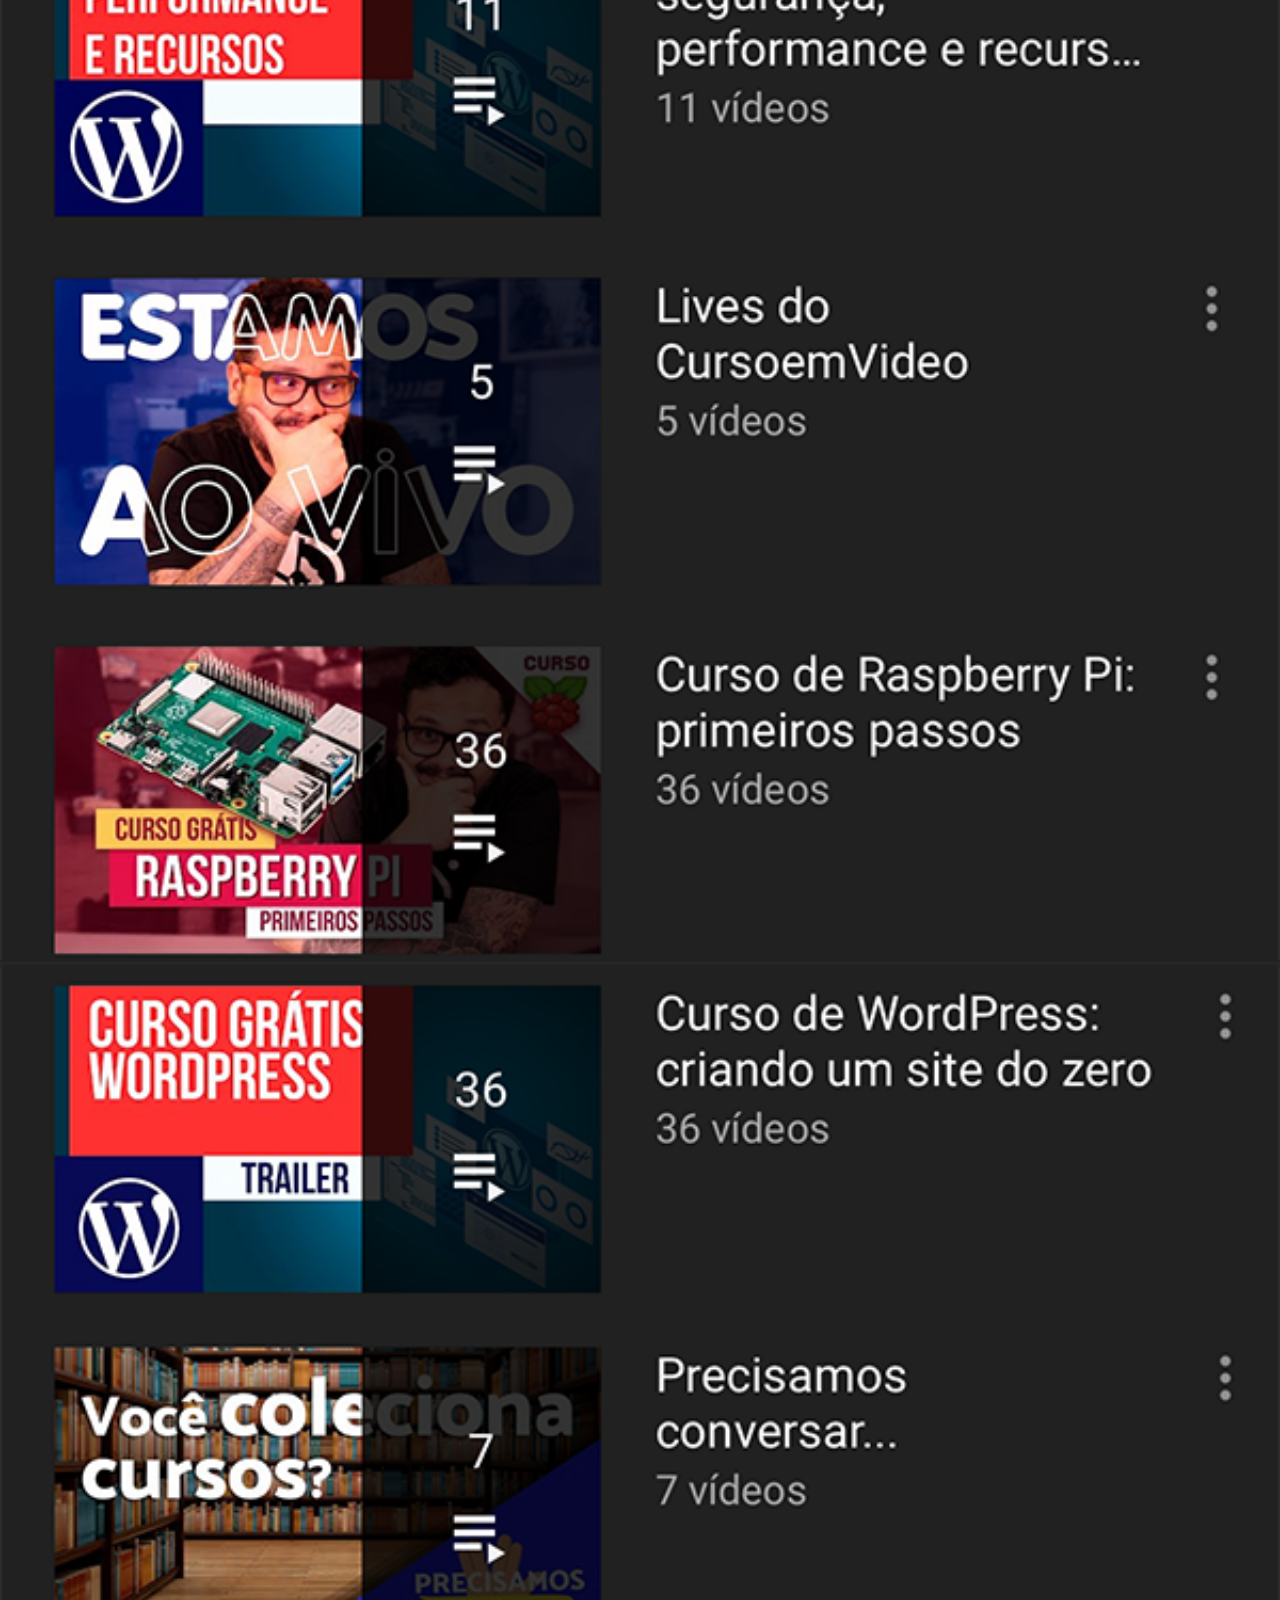
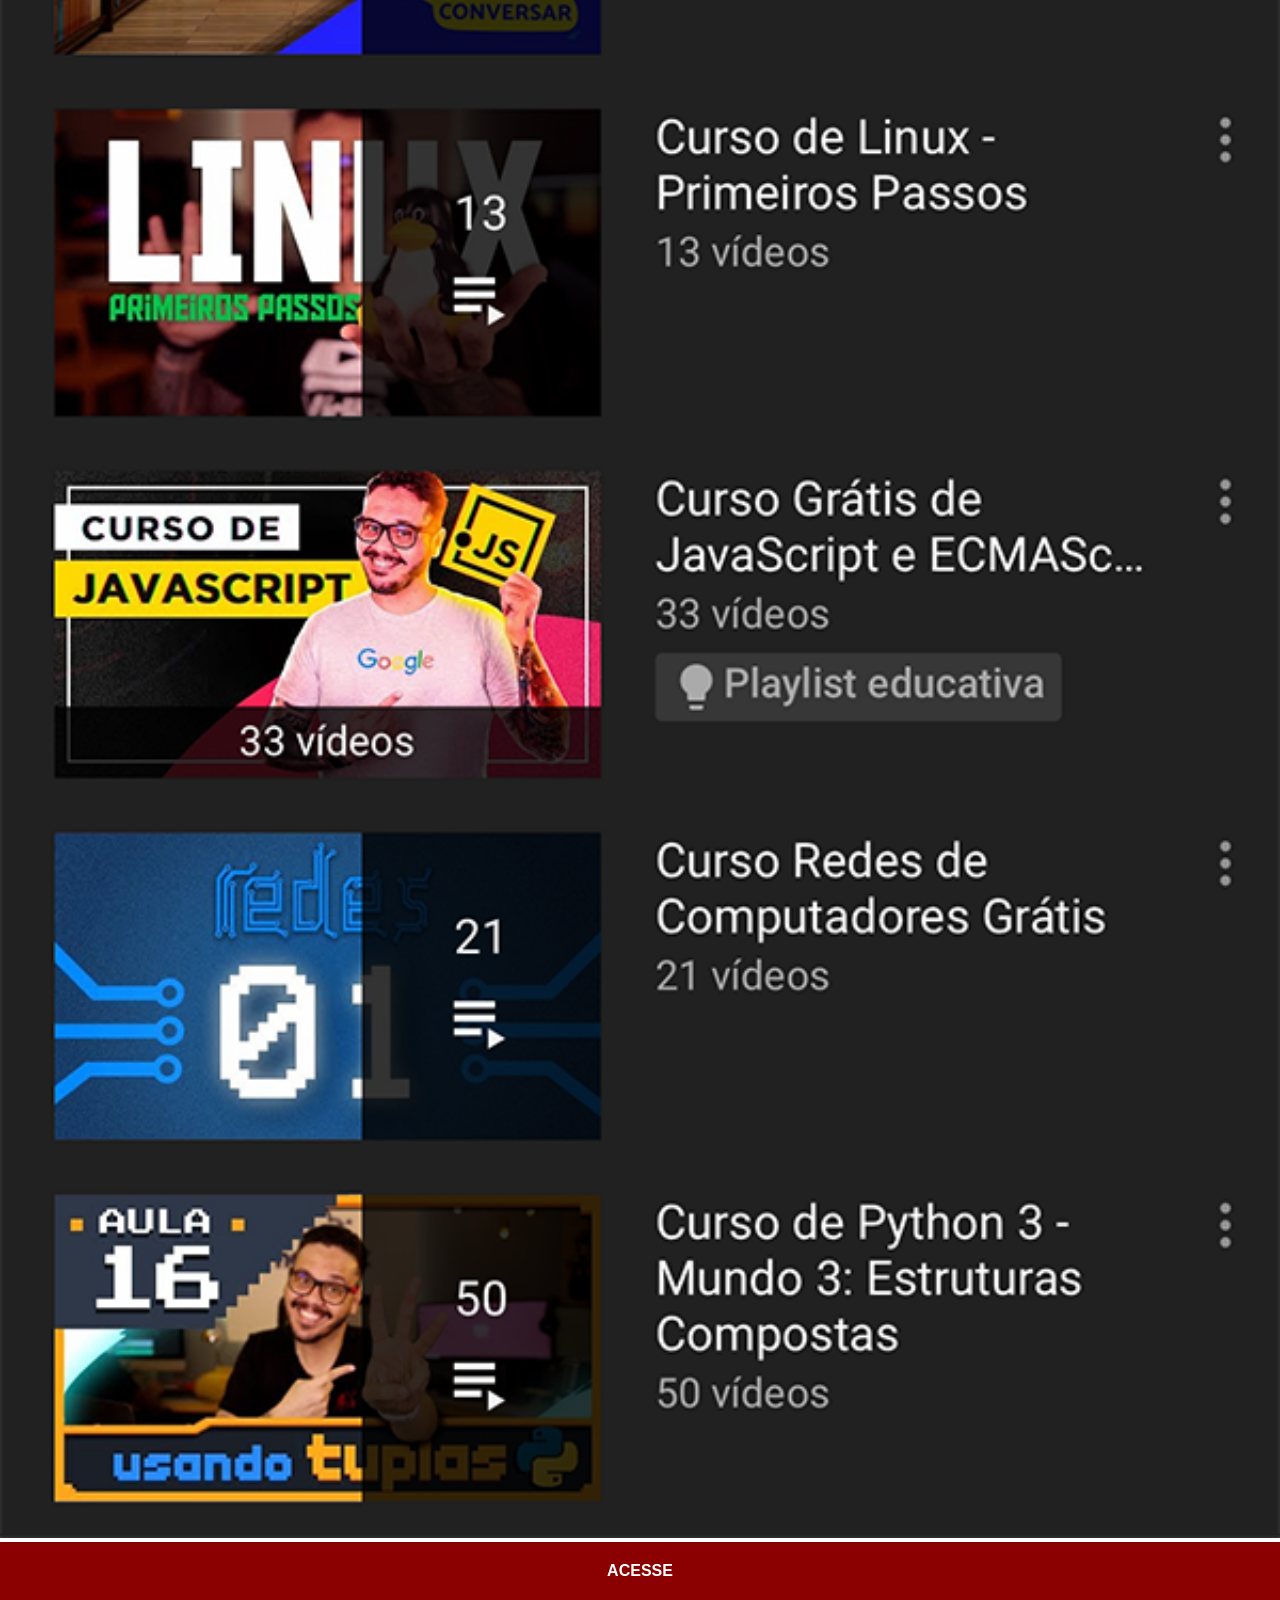
<file: youtube.html>
<!DOCTYPE html>
<html lang="pt-br">
<head>
    <meta charset="UTF-8">
    <meta name="viewport" content="width=device-width, initial-scale=1.0">
    <title>youtube</title>
 <link rel="stylesheet" href="styles/social.css"> <!--Esse satyle vai ser usado para todas as redes abaixo-->
</head>
<body>
    <img src="imagens/tela-youtube.png" alt="YouTube">
    <a href="https://www.youtube.com/@ruanlascuran6654" target="_blank">ACESSE</a>

    
</body>
</html>
</file>
<file: styles/style.css>
@charset "UTF-8";

*{
    margin: 0px;
    padding: 0px;
    font-family: Arial, Helvetica, sans-serif;
}

html, body{
    height: 100vh;
    width: 100vw;
    background-color: black;
}

body{
    background: url('../imagens/fundo-madeira.jpg');
    background-repeat: no-repeat; /*Imagem não vai repetir*/
    background-size: cover; /*Vai cobrir a tela ionteira*/
    background-attachment: fixed; /*Fica fixo pra não ter rolagens*/
}

main{
    position: relative;
    height: 100vh;
    
}

section#telefone{
    position: absolute; /* Mexe no posicionamento da imagem*/
    left: 50%;
    top: 50%;
    transform: translate(-50%, -50%);

    background: url('../imagens/frame-iphone.png');
    height: 627px;
    width: 310px;
    background-repeat: no-repeat;
    
}

 iframe#tela{
    position: relative;

    top: 80px;
    left: 22px;

    width: 267px;
    height: 471px;
    
}
section#redes-sociais{
    text-align: right;
}


section#redes-sociais img{ /*Se colocar o > entre o sociais e img, vai dar erro. Posso colocar: sociais> a > img*/

    width: 50px;
    margin: 10px;
    border-radius: 50%;
    box-shadow: 2px 2px 5px rgba(0, 0, 0, 0.416);
    box-sizing: border-box;

}

section#redes-sociais img:hover{
    border: 2px solid rgba(255, 255, 255, 0.384);
    transform: translate(-3px, -3px);
    box-shadow: 5px 5px 10px rgba(0, 0, 0, 0.296);
    transition: transform 0.3s, border 1s;
}
</file>
<file: styles/social.css>
@charset "UTF-8";


        *{
            margin: 0px;
            padding: 0px;
            font-family: Arial, Helvetica, sans-serif;
        }

        ::-webkit-scrollbar{ /*vai esconder a barra de rolagem*/
            width: 0px;
            height: 0px;
        }

        img{
            width: 100vw;

        }

        a{
            display: block;
            background-color: darkred;
            padding: 20px;
            font-weight: bolder;
            text-decoration: none;
            text-align: center;
            color: white;
        }
        a:hover{
            background-color: red;
        }
</file>
